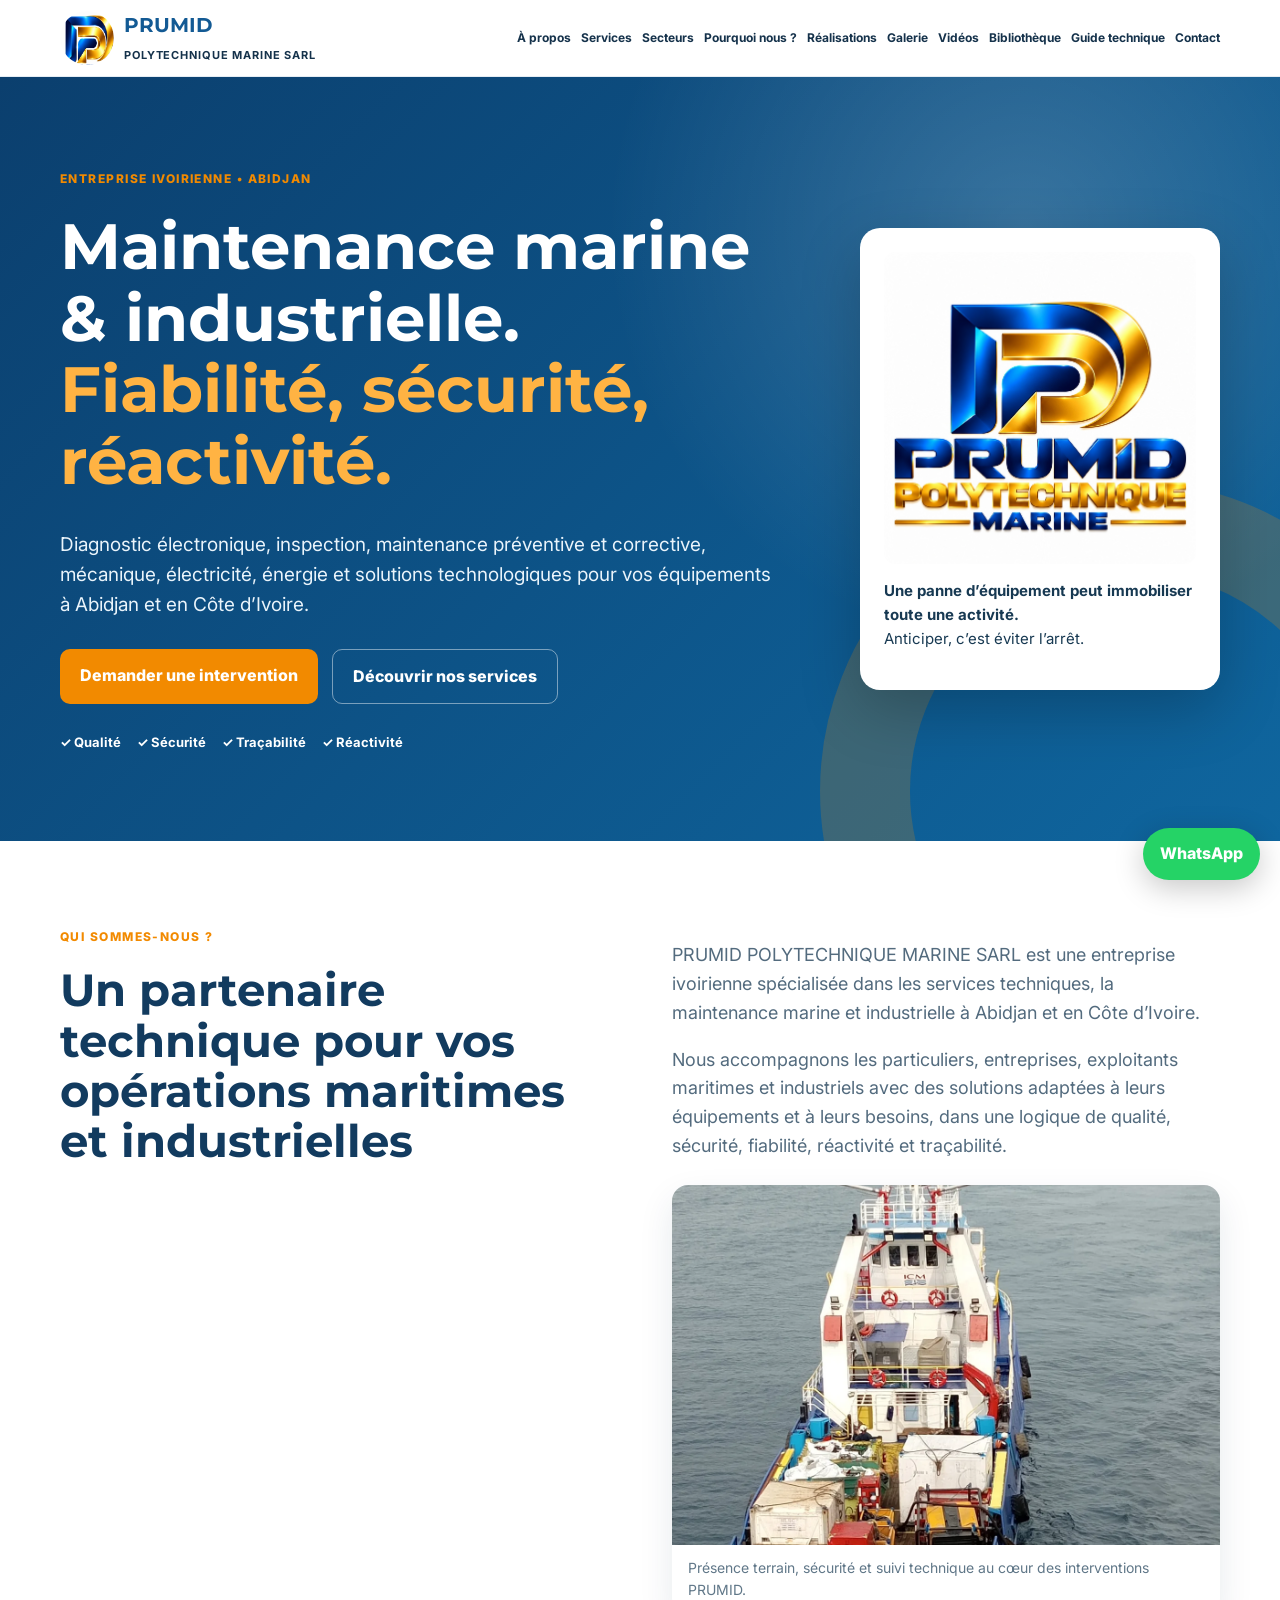
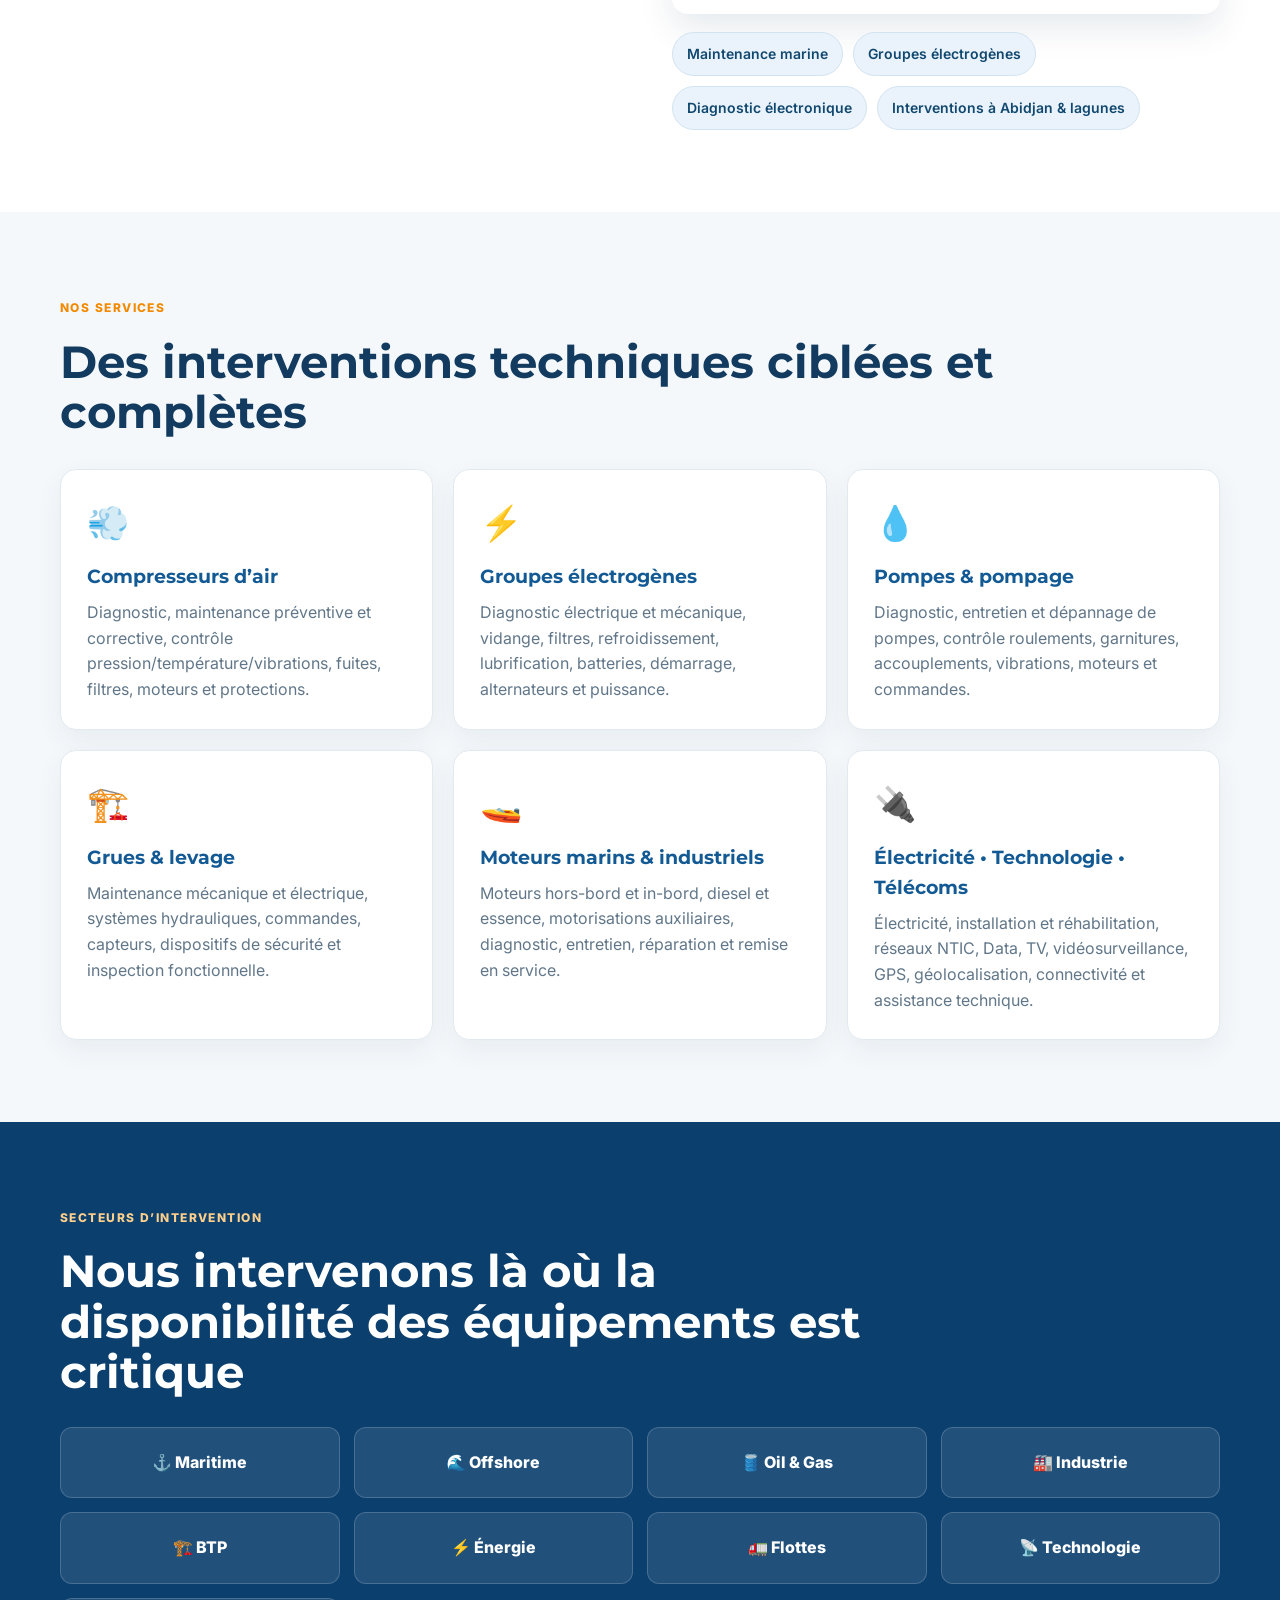
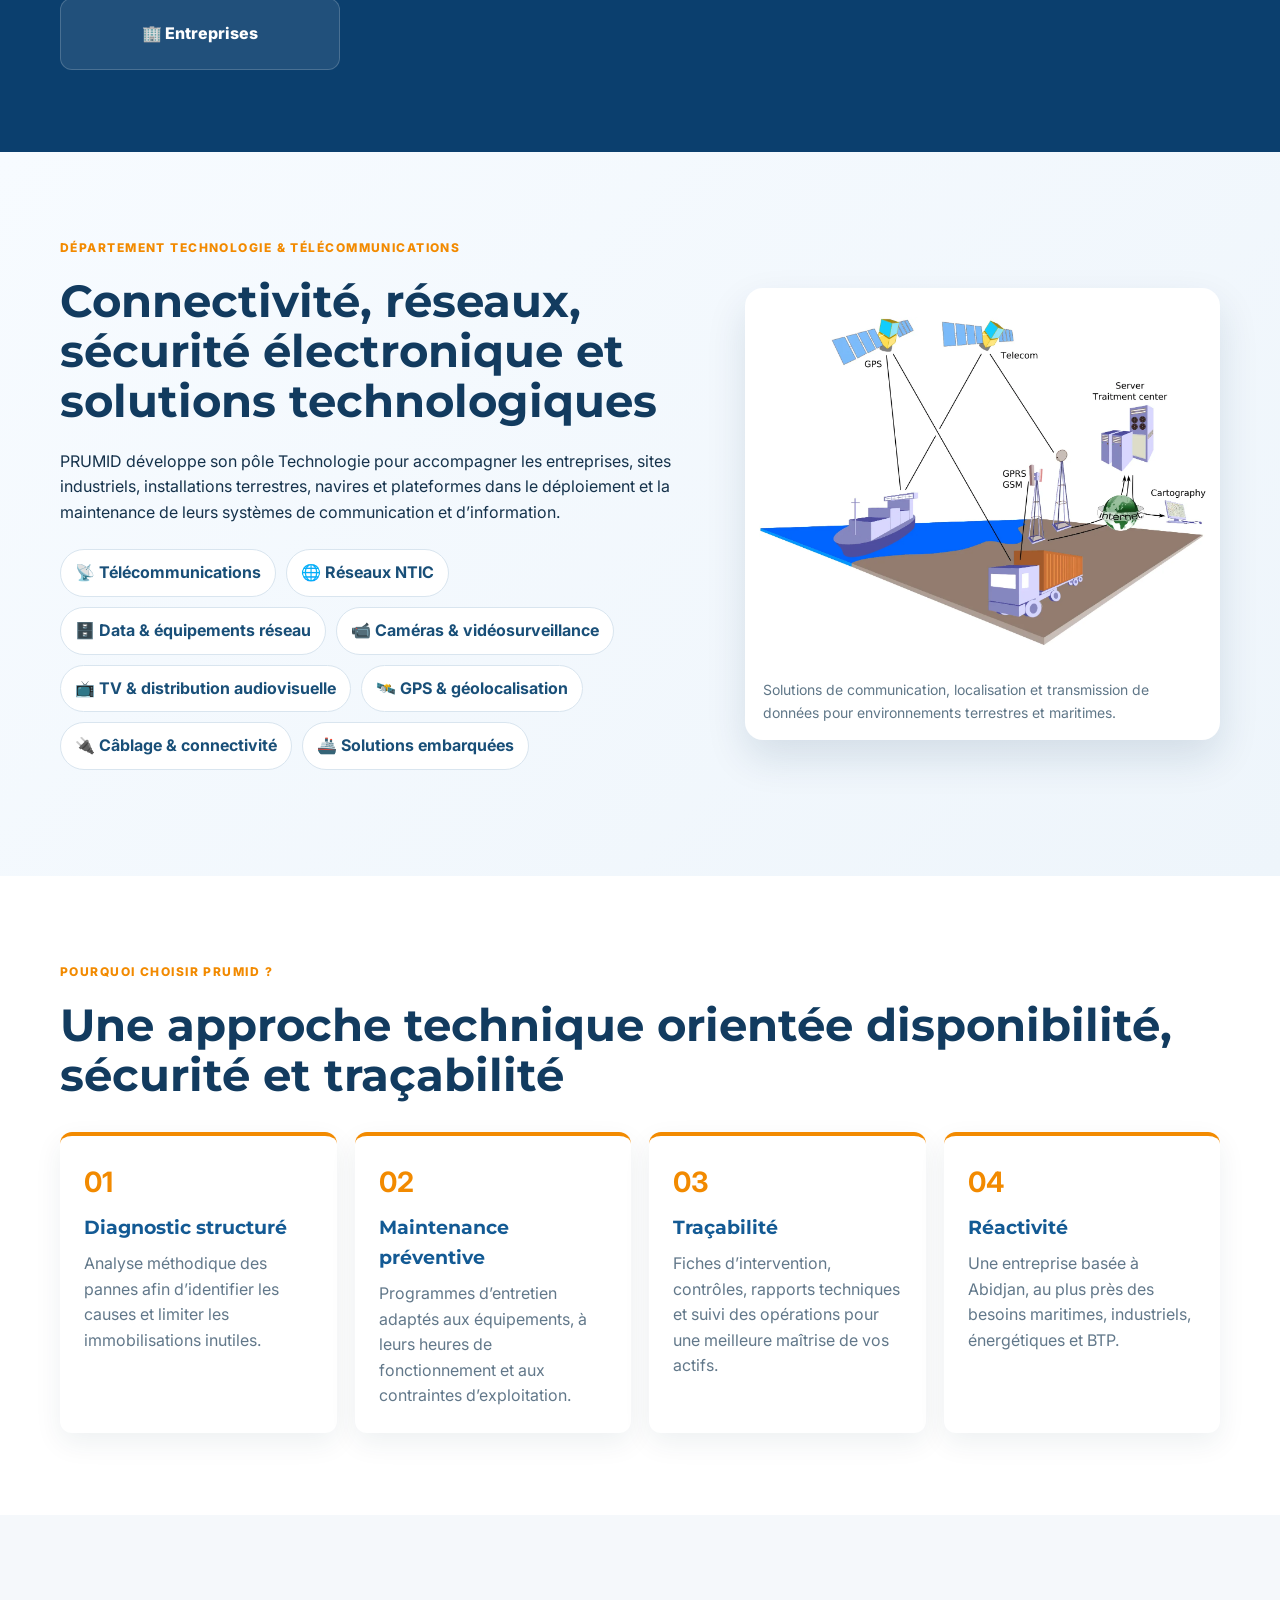
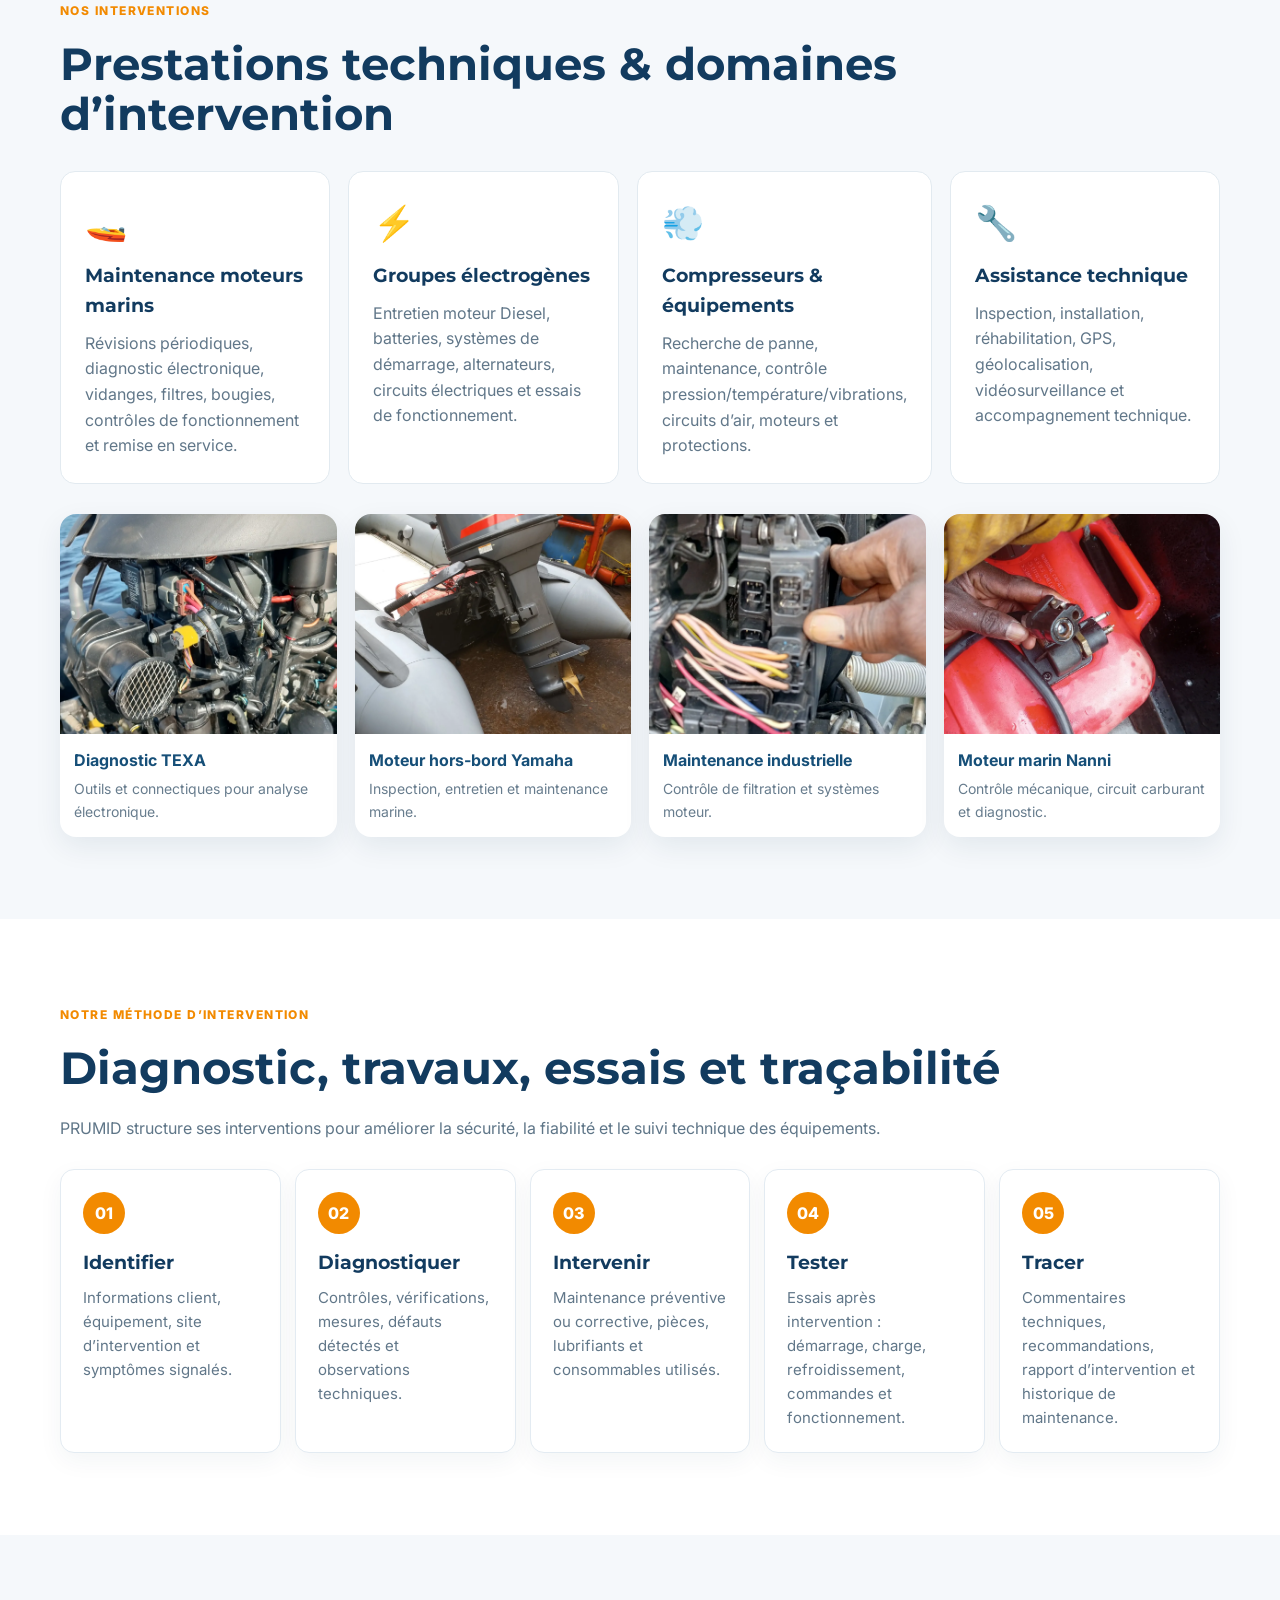
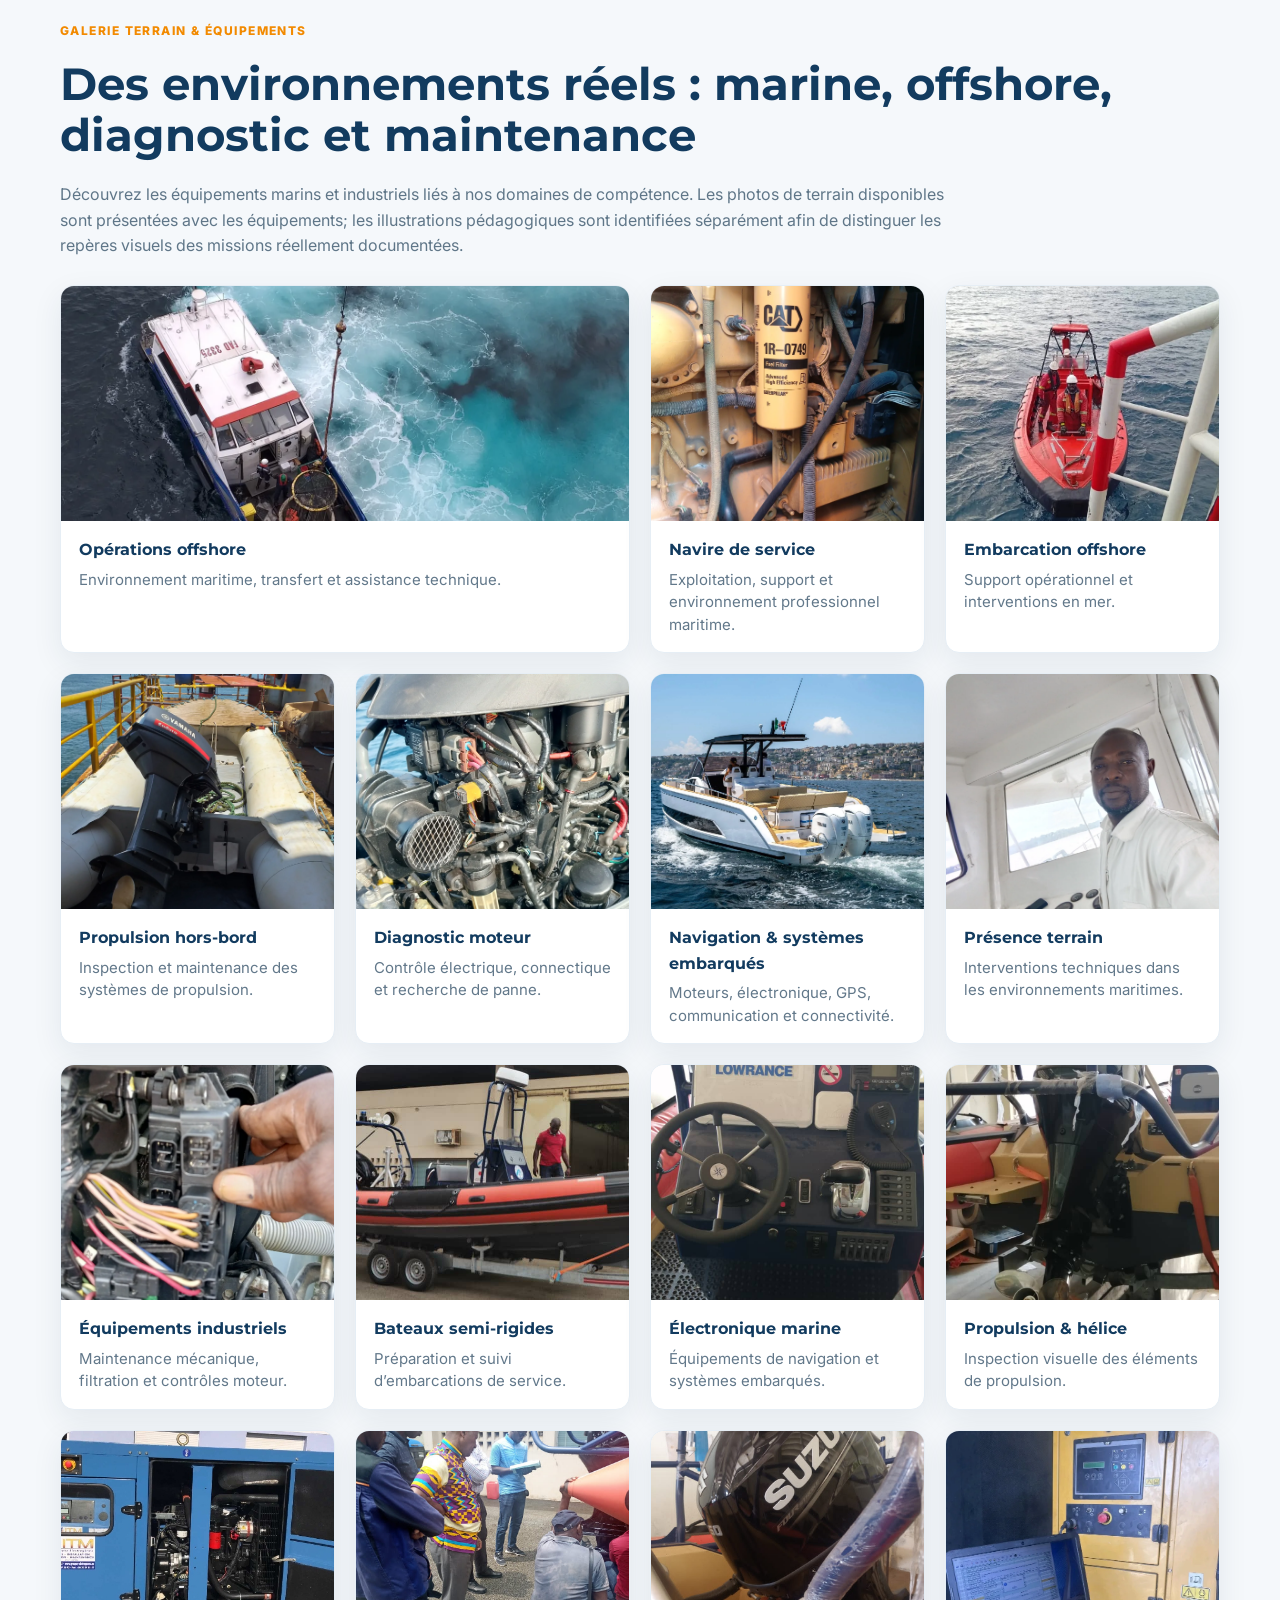
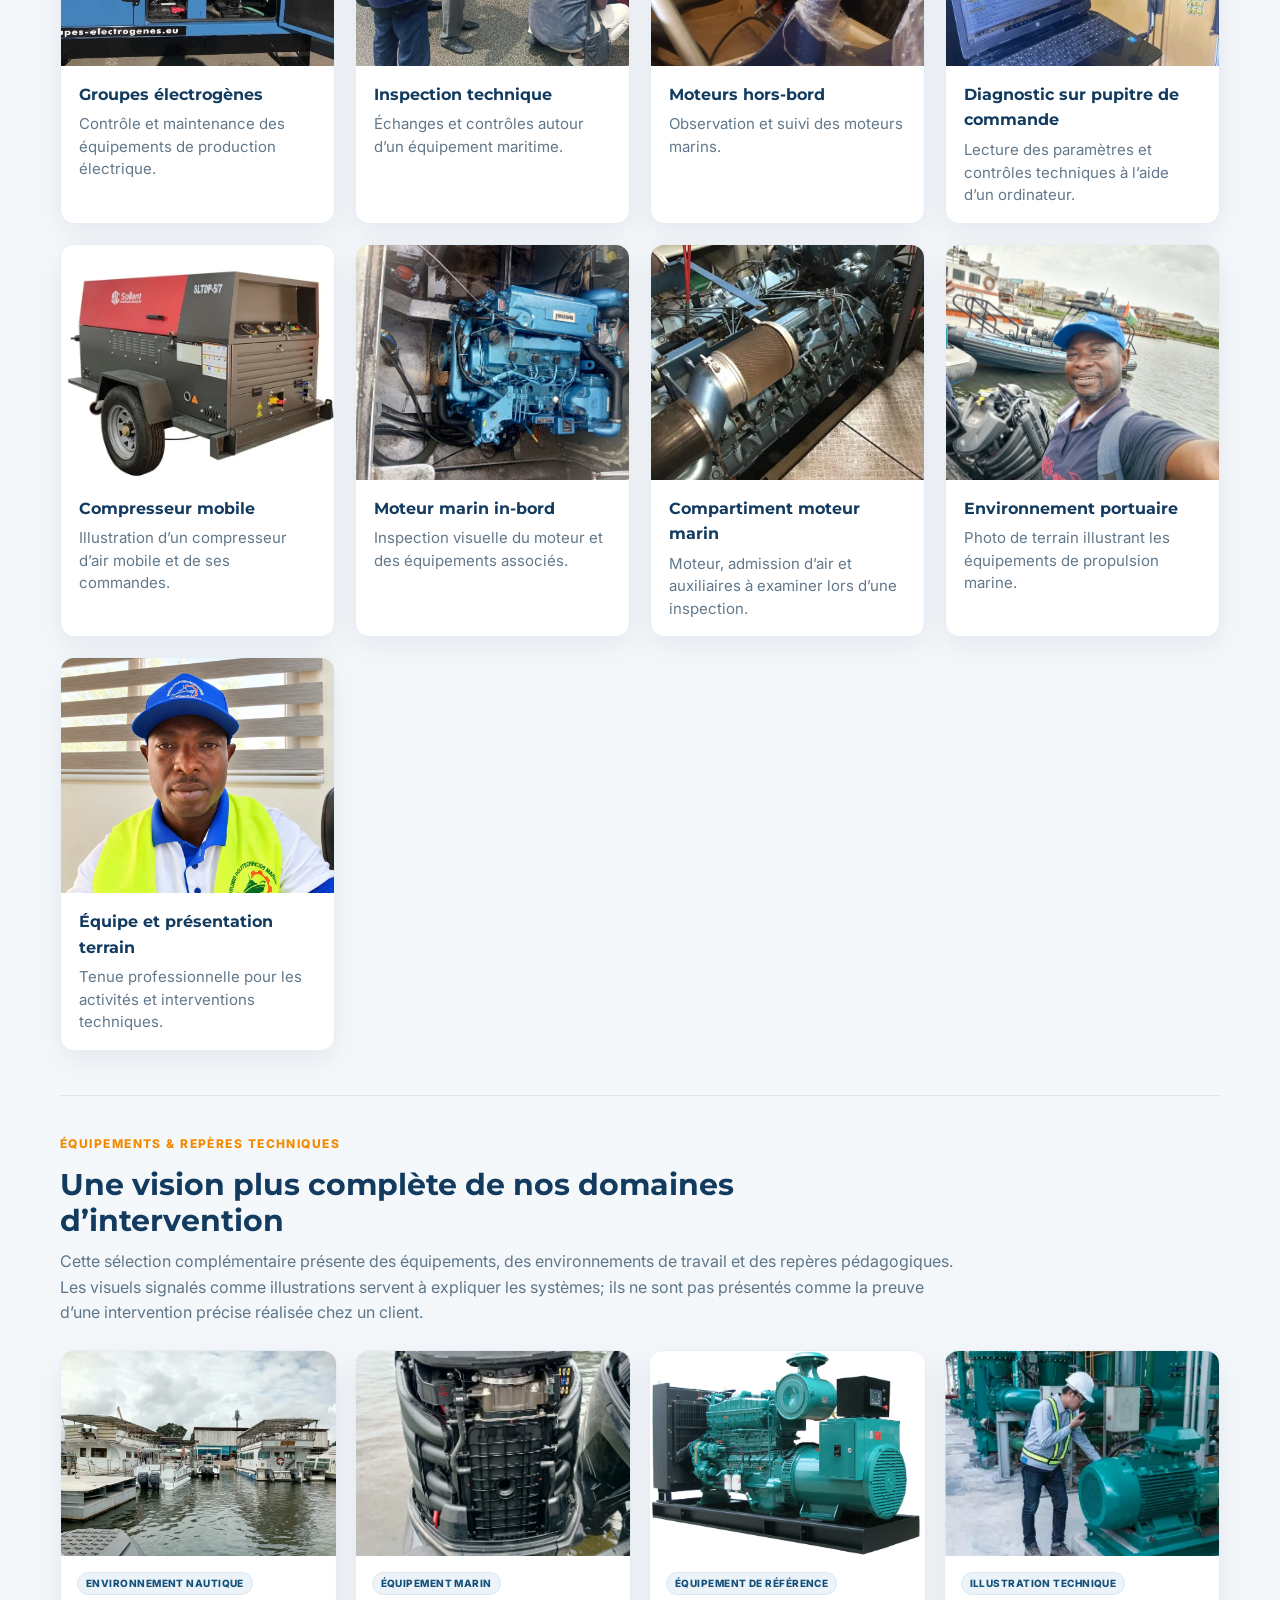
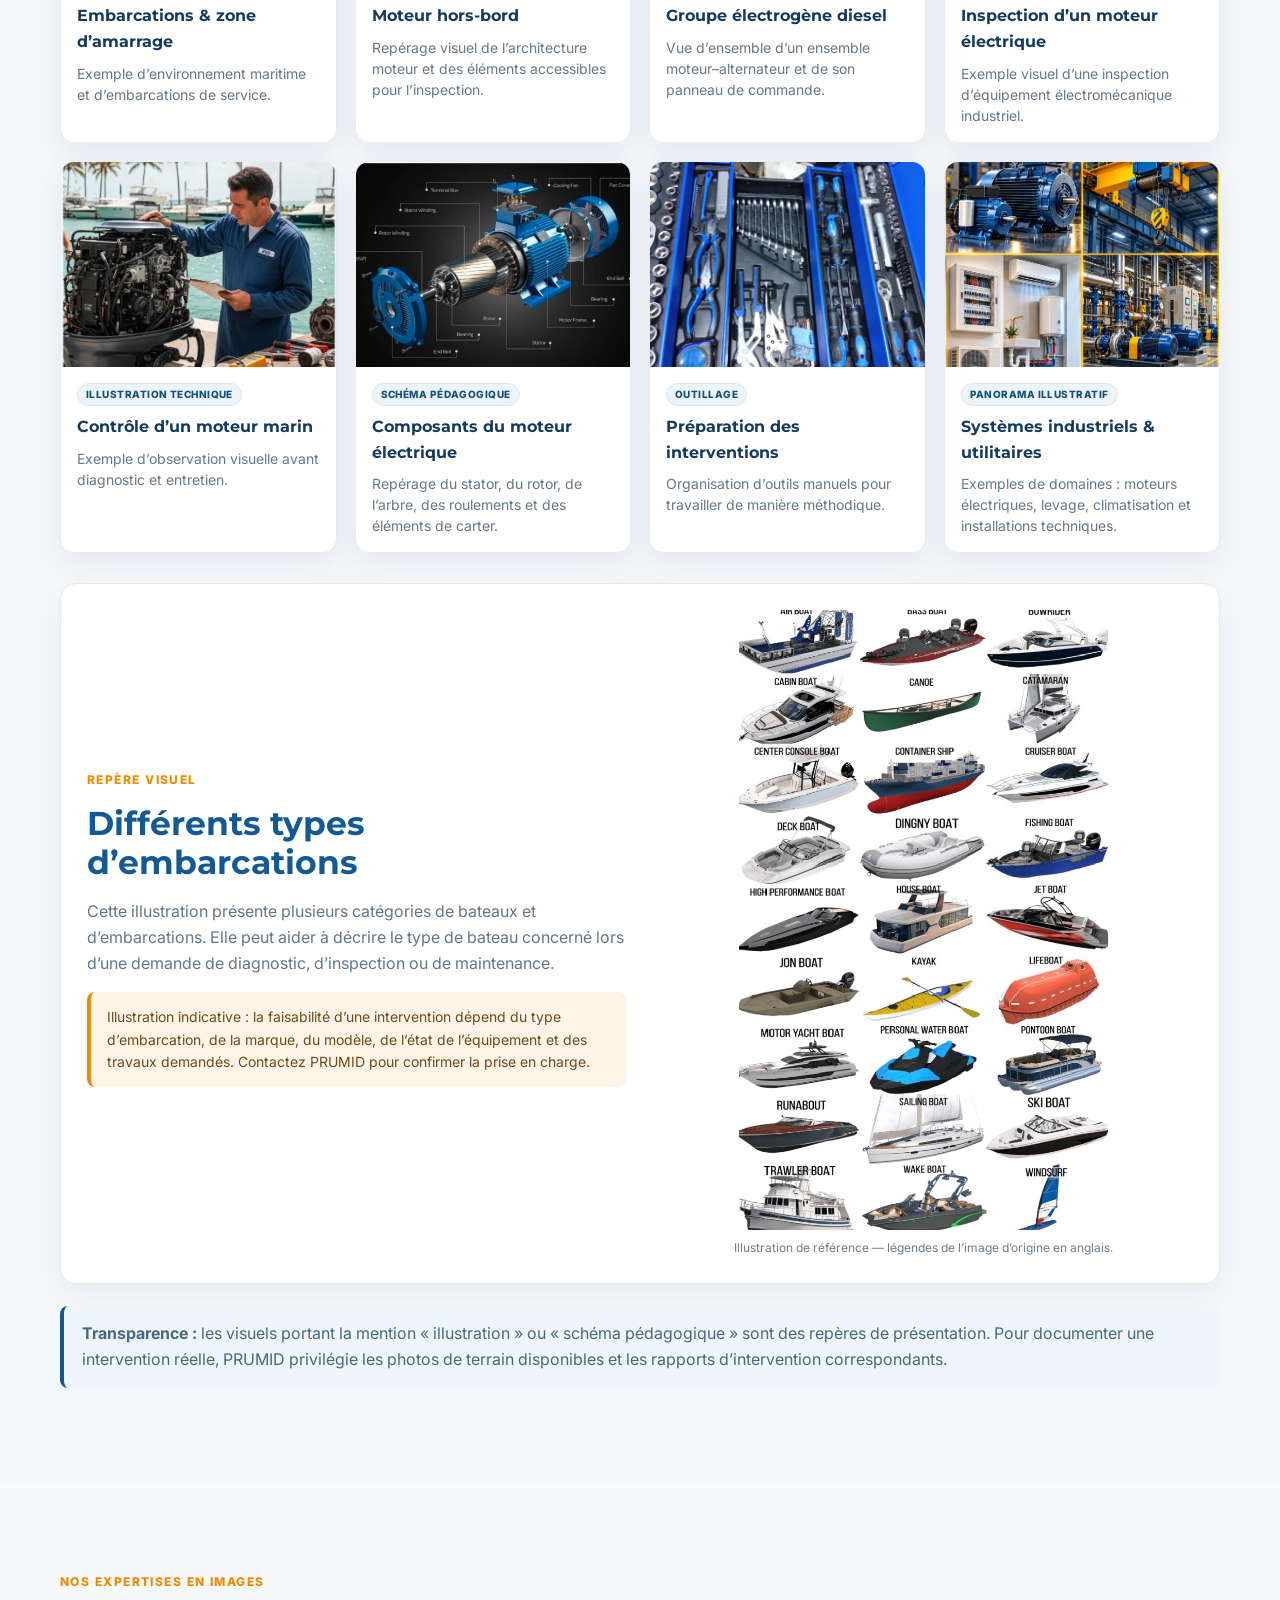
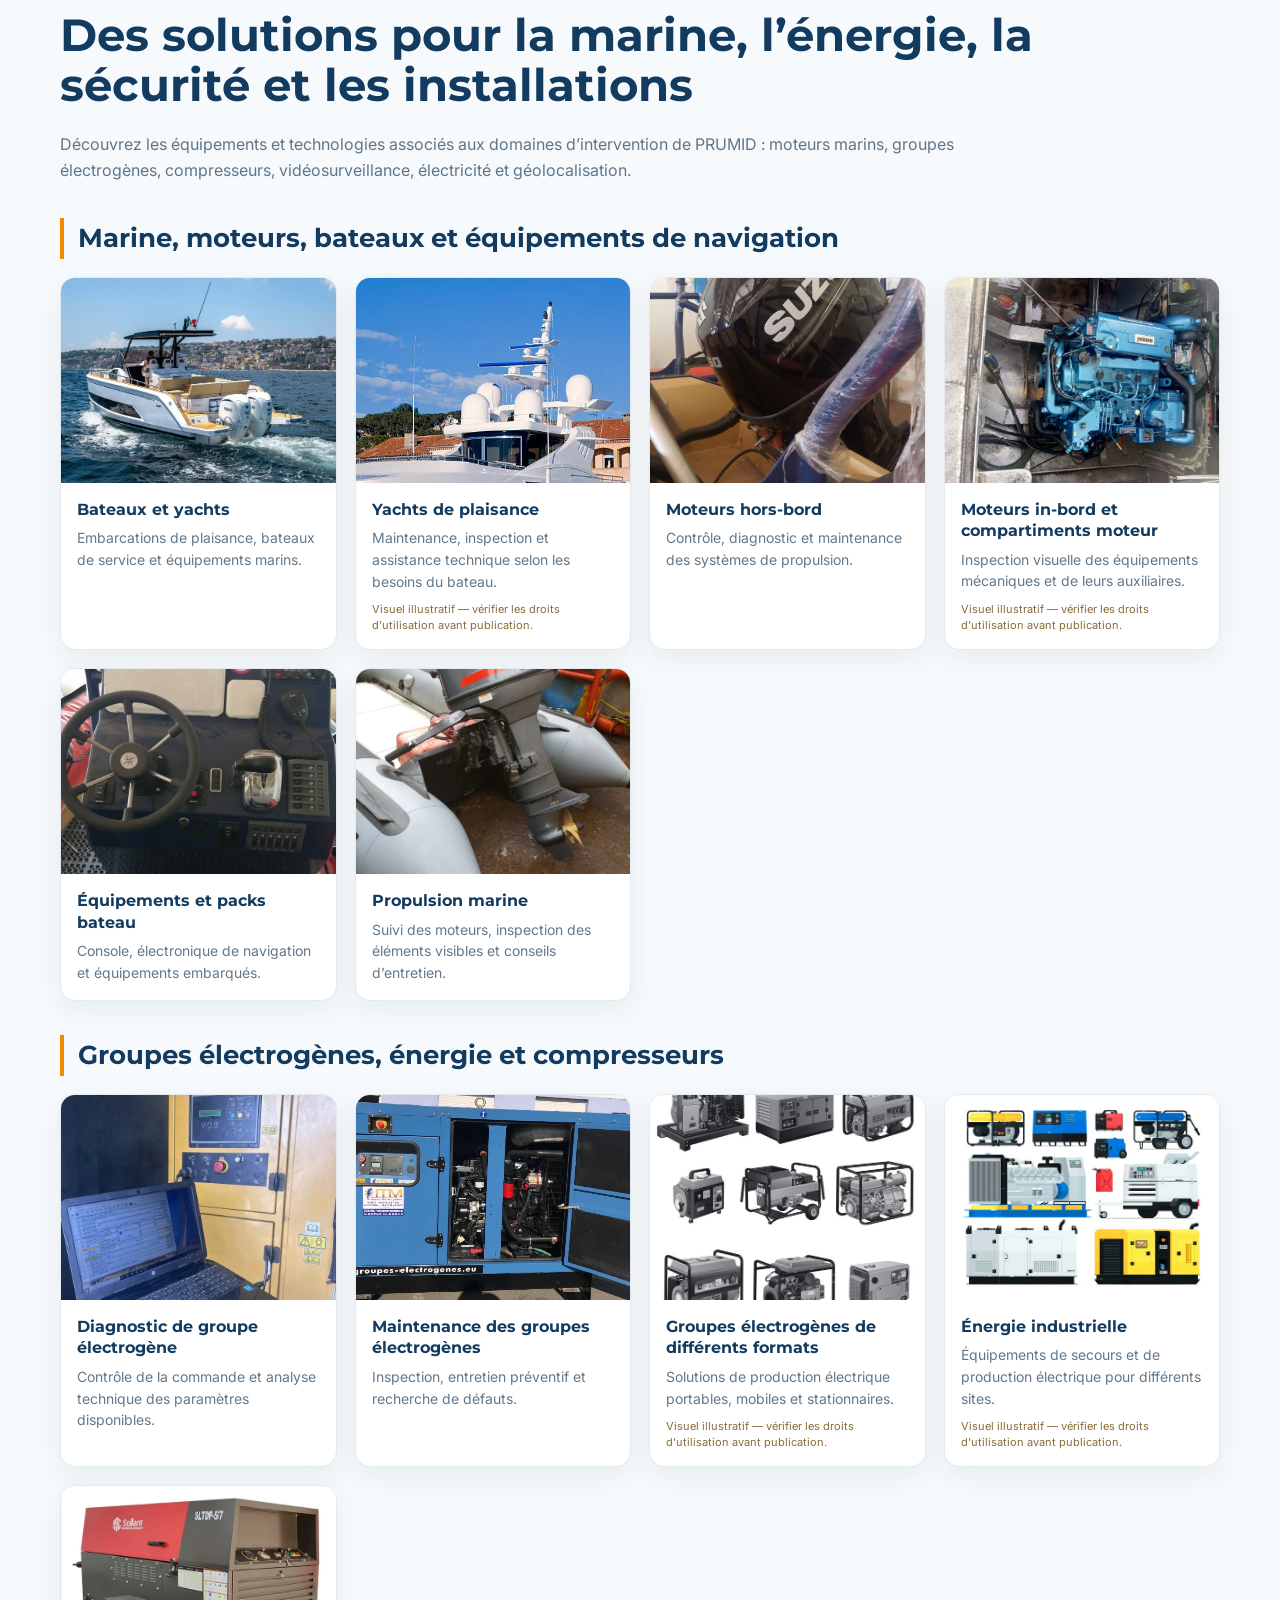
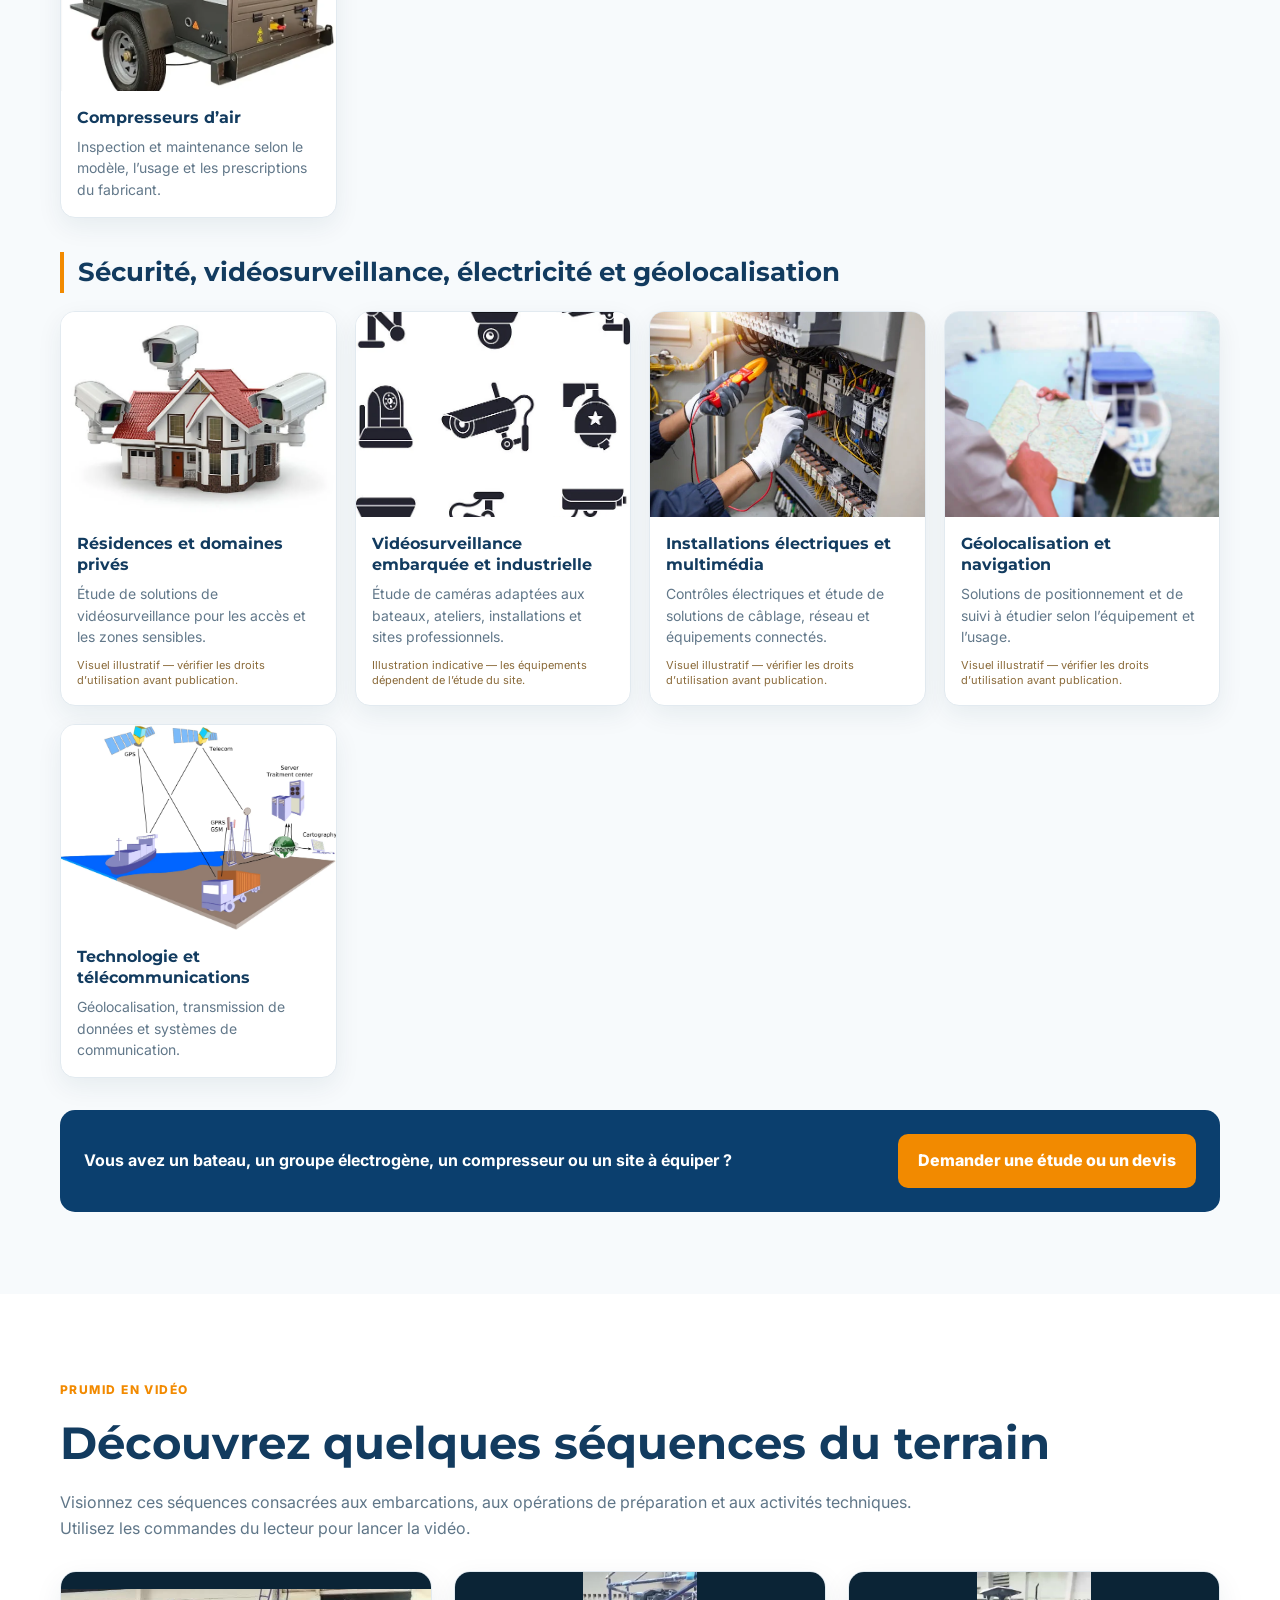
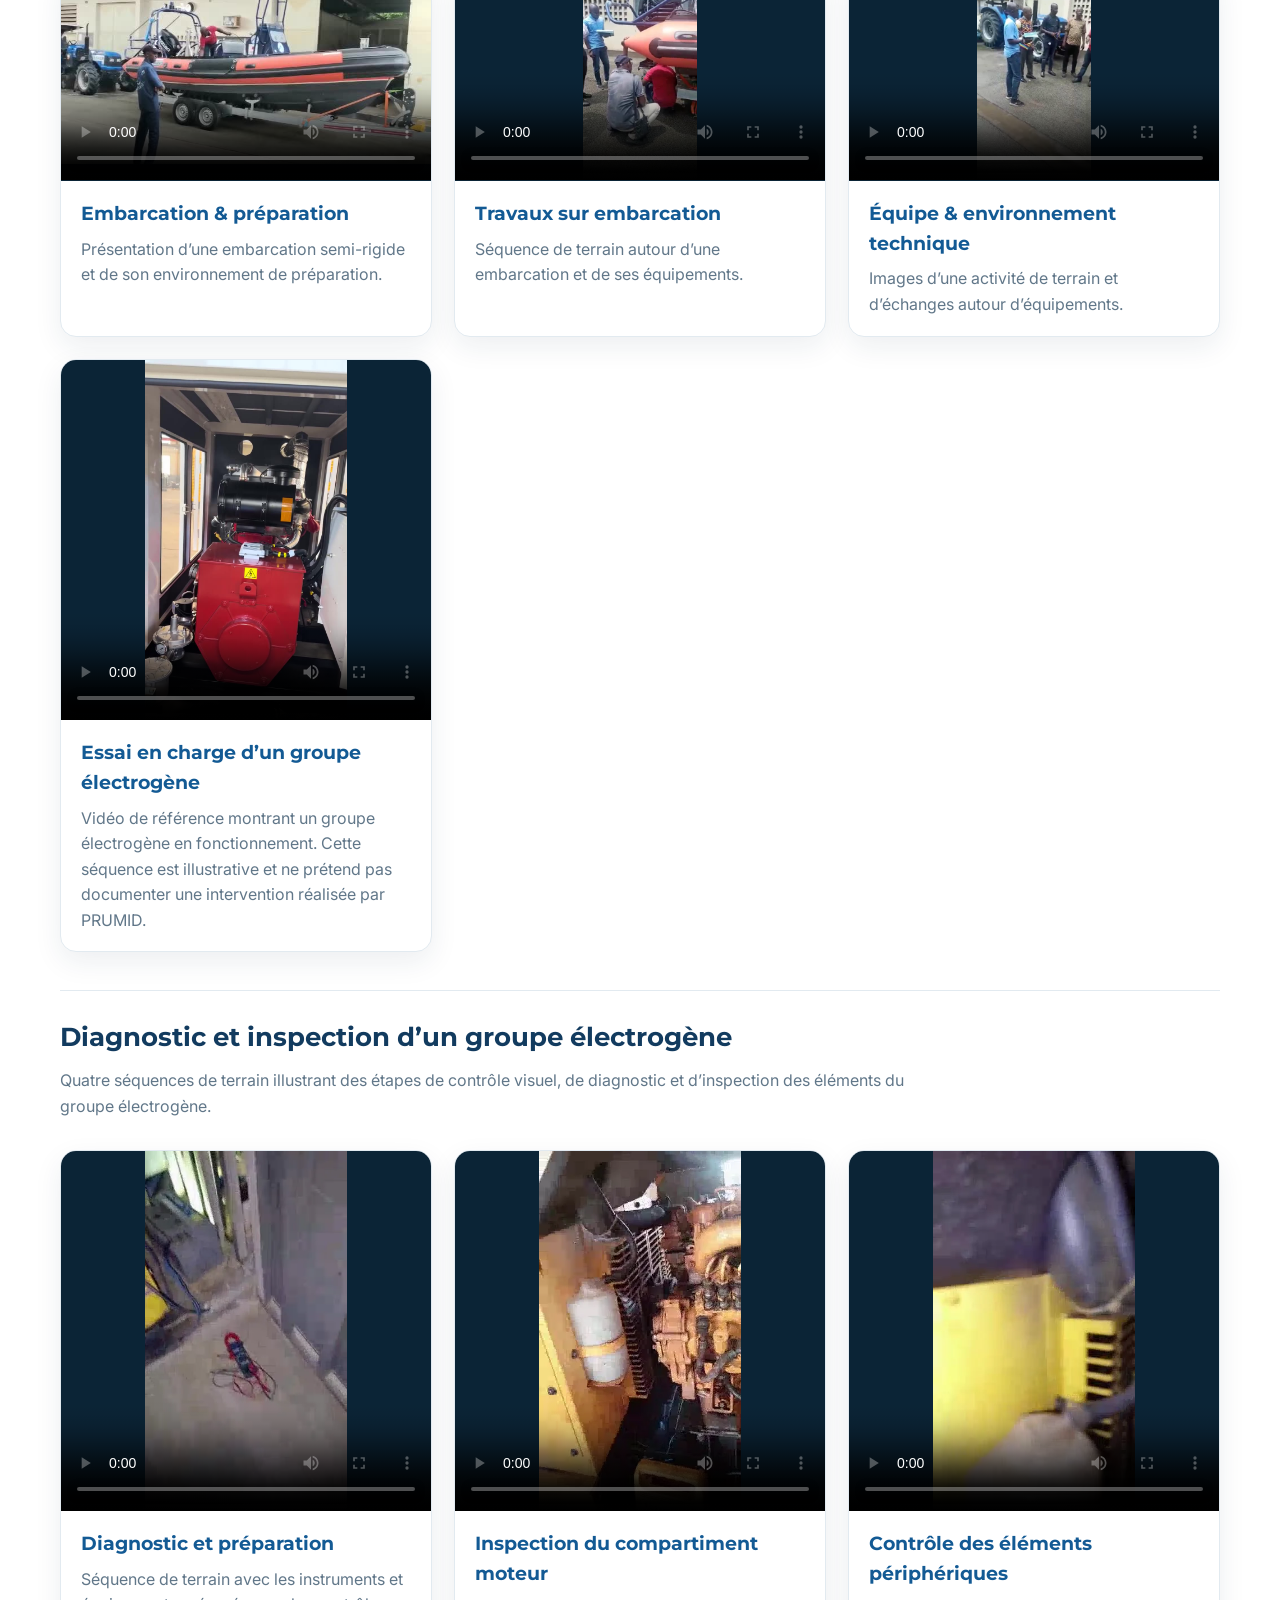
<file: index.html>
<!doctype html>
<html lang="fr">
<head>
  <meta charset="utf-8">
  <meta name="viewport" content="width=device-width, initial-scale=1">
  <meta name="description" content="PRUMID POLYTECHNIQUE MARINE SARL à Abidjan : maintenance marine et industrielle, diagnostic moteur bateau, groupes électrogènes, pompes, compresseurs, électricité, GPS, télécommunications, réseaux NTIC, Data, vidéosurveillance et assistance technique en Côte d’Ivoire.">
  <meta name="keywords" content="maintenance marine Abidjan, diagnostic moteur bateau Abidjan, réparation moteur hors-bord Côte d’Ivoire, maintenance groupe électrogène Abidjan, maintenance industrielle Côte d’Ivoire, télécommunications Abidjan, réseau NTIC, vidéosurveillance Abidjan, Data, GPS, PRUMID POLYTECHNIQUE MARINE SARL, offshore, Oil & Gas">
  <meta name="theme-color" content="#0f4f87">

  <meta property="og:title" content="PRUMID POLYTECHNIQUE MARINE SARL">
  <meta property="og:description" content="Maintenance marine et industrielle, diagnostic électronique, électricité, mécanique, technologie, télécommunications et assistance technique à Abidjan et en Côte d’Ivoire.">
  <meta property="og:type" content="website">
  <meta property="og:url" content="https://prumid-polytechnique-marine.github.io/prumid-polytechnique-marine/">
  <meta property="og:image" content="https://prumid-polytechnique-marine.github.io/prumid-polytechnique-marine/logo-prumid.jpg">
  <link rel="canonical" href="https://prumid-polytechnique-marine.github.io/prumid-polytechnique-marine/">

  <title>PRUMID POLYTECHNIQUE MARINE SARL | Maintenance marine & industrielle à Abidjan</title>
  <link rel="preconnect" href="https://fonts.googleapis.com">
  <link rel="preconnect" href="https://fonts.gstatic.com" crossorigin>
  <link href="https://fonts.googleapis.com/css2?family=Inter:wght@400;500;600;700;800&family=Montserrat:wght@700;800&display=swap" rel="stylesheet">
  <link rel="stylesheet" href="styles.css">
  <script type="application/ld+json">
{
  "@context": "https://schema.org",
  "@type": "ProfessionalService",
  "name": "PRUMID POLYTECHNIQUE MARINE SARL",
  "url": "https://prumid-polytechnique-marine.github.io/prumid-polytechnique-marine/",
  "logo": "https://prumid-polytechnique-marine.github.io/prumid-polytechnique-marine/logo-prumid.jpg",
  "email": "prumidpolytechniquemarine@gmail.com",
  "telephone": [
    "+2250102024984",
    "+2250759072984"
  ],
  "address": {
    "@type": "PostalAddress",
    "addressLocality": "Abidjan",
    "addressCountry": "CI",
    "postalCode": "21 BP 729 Abidjan 21"
  },
  "areaServed": [
    "Abidjan",
    "Côte d'Ivoire"
  ],
  "description": "Maintenance marine et industrielle, diagnostic électronique, moteurs marins, groupes électrogènes, pompes, compresseurs, électricité, GPS, vidéosurveillance et assistance technique."
}
  </script>
</head>
<body>
  <header class="site-header">
    <div class="container nav-wrap">
      <a class="brand" href="#accueil" aria-label="Accueil PRUMID">
        <img src="logo-prumid-embleme.jpg" alt="Emblème PRUMID bleu et or">
        <div>
          <strong>PRUMID</strong>
          <span>POLYTECHNIQUE MARINE SARL</span>
        </div>
      </a>
      <button class="menu-btn" aria-label="Ouvrir le menu" aria-expanded="false">☰</button>
      <nav class="nav" aria-label="Navigation principale">
        <a href="#apropos">À propos</a>
        <a href="#services">Services</a>
        <a href="#secteurs">Secteurs</a>
        <a href="#pourquoi">Pourquoi nous ?</a>
        <a href="#realisations">Réalisations</a>
        <a href="#galerie">Galerie</a>
        <a href="#videos">Vidéos</a>
        <a href="bibliotheque-technique.html">Bibliothèque</a>
        <a href="documents/PRUMID_Guide_Technique_Groupe_Electrogene_2026.pdf" target="_blank" rel="noopener">Guide technique</a>
        <a href="#contact">Contact</a>
      </nav>
    </div>
  </header>

  <main>
    <section id="accueil" class="hero">
      <div class="hero-overlay"></div>
      <div class="container hero-grid">
        <div class="hero-copy">
          <span class="eyebrow">Entreprise ivoirienne • Abidjan</span>
          <h1>Maintenance marine & industrielle.<br><span>Fiabilité, sécurité, réactivité.</span></h1>
          <p>Diagnostic électronique, inspection, maintenance préventive et corrective, mécanique, électricité, énergie et solutions technologiques pour vos équipements à Abidjan et en Côte d’Ivoire.</p>
          <div class="hero-actions">
            <a class="btn primary" href="https://wa.me/2250102024984?text=Bonjour%20PRUMID%20%F0%9F%91%8B%F0%9F%8F%BE%0AJe%20souhaite%20demander%20une%20intervention.%0A%0ANom%20%2F%20Entreprise%20%3A%20%0ASecteur%20%2F%20D%C3%A9partement%20%3A%20%0AType%20d%E2%80%99%C3%A9quipement%20%2F%20embarcation%20%3A%20%0AMarque%20%2F%20mod%C3%A8le%20%3A%20%0AProbl%C3%A8me%20rencontr%C3%A9%20%3A%20%0ALocalisation%20%3A%20%0ANiveau%20d%E2%80%99urgence%20%3A%20%0A%0AJe%20peux%20transmettre%20des%20photos%20ou%20vid%C3%A9os%20si%20n%C3%A9cessaire." target="_blank" rel="noopener">Demander une intervention</a>
            <a class="btn secondary" href="#services">Découvrir nos services</a>
          </div>
          <div class="hero-badges">
            <span>✓ Qualité</span><span>✓ Sécurité</span><span>✓ Traçabilité</span><span>✓ Réactivité</span>
          </div>
        </div>
        <div class="hero-card">
          <img src="logo-prumid.jpg" alt="PRUMID POLYTECHNIQUE MARINE SARL">
          <p><strong>Une panne d’équipement peut immobiliser toute une activité.</strong><br>Anticiper, c’est éviter l’arrêt.</p>
        </div>
      </div>
    </section>

    <section id="apropos" class="section">
      <div class="container split">
        <div>
          <span class="section-kicker">Qui sommes-nous ?</span>
          <h2>Un partenaire technique pour vos opérations maritimes et industrielles</h2>
        </div>
        <div class="lead">
          <p>PRUMID POLYTECHNIQUE MARINE SARL est une entreprise ivoirienne spécialisée dans les services techniques, la maintenance marine et industrielle à Abidjan et en Côte d’Ivoire.</p>
          <p>Nous accompagnons les particuliers, entreprises, exploitants maritimes et industriels avec des solutions adaptées à leurs équipements et à leurs besoins, dans une logique de qualité, sécurité, fiabilité, réactivité et traçabilité.</p>
          <figure class="about-photo">
            <img src="prumid-responsable-terrain.webp" alt="Professionnel PRUMID en tenue de sécurité lors d’une activité technique">
            <figcaption>Présence terrain, sécurité et suivi technique au cœur des interventions PRUMID.</figcaption>
          </figure>
          <div class="mini-points">
            <span>Maintenance marine</span>
            <span>Groupes électrogènes</span>
            <span>Diagnostic électronique</span>
            <span>Interventions à Abidjan & lagunes</span>
          </div>

        </div>
      </div>
    </section>

    <section id="services" class="section alt">
      <div class="container">
        <span class="section-kicker">Nos services</span>
        <h2>Des interventions techniques ciblées et complètes</h2>
        <div class="cards">
          <article class="card">
            <div class="icon">💨</div>
            <h3>Compresseurs d’air</h3>
            <p>Diagnostic, maintenance préventive et corrective, contrôle pression/température/vibrations, fuites, filtres, moteurs et protections.</p>
          </article>
          <article class="card">
            <div class="icon">⚡</div>
            <h3>Groupes électrogènes</h3>
            <p>Diagnostic électrique et mécanique, vidange, filtres, refroidissement, lubrification, batteries, démarrage, alternateurs et puissance.</p>
          </article>
          <article class="card">
            <div class="icon">💧</div>
            <h3>Pompes & pompage</h3>
            <p>Diagnostic, entretien et dépannage de pompes, contrôle roulements, garnitures, accouplements, vibrations, moteurs et commandes.</p>
          </article>
          <article class="card">
            <div class="icon">🏗️</div>
            <h3>Grues & levage</h3>
            <p>Maintenance mécanique et électrique, systèmes hydrauliques, commandes, capteurs, dispositifs de sécurité et inspection fonctionnelle.</p>
          </article>
          <article class="card">
            <div class="icon">🚤</div>
            <h3>Moteurs marins & industriels</h3>
            <p>Moteurs hors-bord et in-bord, diesel et essence, motorisations auxiliaires, diagnostic, entretien, réparation et remise en service.</p>
          </article>
          <article class="card">
            <div class="icon">🔌</div>
            <h3>Électricité • Technologie • Télécoms</h3>
            <p>Électricité, installation et réhabilitation, réseaux NTIC, Data, TV, vidéosurveillance, GPS, géolocalisation, connectivité et assistance technique.</p>
          </article>
        </div>
      </div>
    </section>

    <section id="secteurs" class="section dark">
      <div class="container">
        <span class="section-kicker light">Secteurs d’intervention</span>
        <h2>Nous intervenons là où la disponibilité des équipements est critique</h2>
        <div class="sector-grid">
          <div>⚓ Maritime</div>
          <div>🌊 Offshore</div>
          <div>🛢️ Oil & Gas</div>
          <div>🏭 Industrie</div>
          <div>🏗️ BTP</div>
          <div>⚡ Énergie</div>
          <div>🚛 Flottes</div>
          <div>📡 Technologie</div>
          <div>🏢 Entreprises</div>
        </div>
      </div>
    </section>



    <section id="technologie" class="section technology-section">
      <div class="container technology-grid">
        <div class="technology-copy">
          <span class="section-kicker">Département Technologie & Télécommunications</span>
          <h2>Connectivité, réseaux, sécurité électronique et solutions technologiques</h2>
          <p>PRUMID développe son pôle Technologie pour accompagner les entreprises, sites industriels, installations terrestres, navires et plateformes dans le déploiement et la maintenance de leurs systèmes de communication et d’information.</p>
          <div class="tech-tags">
            <span>📡 Télécommunications</span>
            <span>🌐 Réseaux NTIC</span>
            <span>🗄️ Data & équipements réseau</span>
            <span>📹 Caméras & vidéosurveillance</span>
            <span>📺 TV & distribution audiovisuelle</span>
            <span>🛰️ GPS & géolocalisation</span>
            <span>🔌 Câblage & connectivité</span>
            <span>🚢 Solutions embarquées</span>
          </div>
        </div>
        <figure class="technology-visual">
          <img src="prumid-geolocalisation-telecom.webp" alt="Schéma de télécommunications, GPS, réseau et géolocalisation pour solutions technologiques PRUMID">
          <figcaption>Solutions de communication, localisation et transmission de données pour environnements terrestres et maritimes.</figcaption>
        </figure>
      </div>
    </section>

    <section id="pourquoi" class="section">
      <div class="container">
        <span class="section-kicker">Pourquoi choisir PRUMID ?</span>
        <h2>Une approche technique orientée disponibilité, sécurité et traçabilité</h2>
        <div class="why-grid">
          <div class="why-item"><strong>01</strong><h3>Diagnostic structuré</h3><p>Analyse méthodique des pannes afin d’identifier les causes et limiter les immobilisations inutiles.</p></div>
          <div class="why-item"><strong>02</strong><h3>Maintenance préventive</h3><p>Programmes d’entretien adaptés aux équipements, à leurs heures de fonctionnement et aux contraintes d’exploitation.</p></div>
          <div class="why-item"><strong>03</strong><h3>Traçabilité</h3><p>Fiches d’intervention, contrôles, rapports techniques et suivi des opérations pour une meilleure maîtrise de vos actifs.</p></div>
          <div class="why-item"><strong>04</strong><h3>Réactivité</h3><p>Une entreprise basée à Abidjan, au plus près des besoins maritimes, industriels, énergétiques et BTP.</p></div>
        </div>
      </div>
    </section>

    <section id="realisations" class="section alt">
      <div class="container">
        <span class="section-kicker">Nos interventions</span>
        <h2>Prestations techniques & domaines d’intervention</h2>
        <div class="project-grid">
          <article class="project-card"><span>🚤</span><h3>Maintenance moteurs marins</h3><p>Révisions périodiques, diagnostic électronique, vidanges, filtres, bougies, contrôles de fonctionnement et remise en service.</p></article>
          <article class="project-card"><span>⚡</span><h3>Groupes électrogènes</h3><p>Entretien moteur Diesel, batteries, systèmes de démarrage, alternateurs, circuits électriques et essais de fonctionnement.</p></article>
          <article class="project-card"><span>💨</span><h3>Compresseurs & équipements</h3><p>Recherche de panne, maintenance, contrôle pression/température/vibrations, circuits d’air, moteurs et protections.</p></article>
          <article class="project-card"><span>🔧</span><h3>Assistance technique</h3><p>Inspection, installation, réhabilitation, GPS, géolocalisation, vidéosurveillance et accompagnement technique.</p></article>
        </div>
        <div class="evidence-grid">
          <figure><img src="prumid-diagnostic-texa.webp" alt="Valise de diagnostic électronique TEXA pour moteurs marins"><figcaption><strong>Diagnostic TEXA</strong><span>Outils et connectiques pour analyse électronique.</span></figcaption></figure>
          <figure><img src="prumid-moteur-yamaha-enduro.webp" alt="Moteur hors-bord Yamaha Enduro sur embarcation"><figcaption><strong>Moteur hors-bord Yamaha</strong><span>Inspection, entretien et maintenance marine.</span></figcaption></figure>
          <figure><img src="prumid-cat-maintenance.webp" alt="Filtre carburant Caterpillar sur équipement industriel"><figcaption><strong>Maintenance industrielle</strong><span>Contrôle de filtration et systèmes moteur.</span></figcaption></figure>
          <figure><img src="prumid-moteur-nanni.webp" alt="Moteur marin Nanni en inspection"><figcaption><strong>Moteur marin Nanni</strong><span>Contrôle mécanique, circuit carburant et diagnostic.</span></figcaption></figure>
        </div>
      </div>
    </section>


    <section id="methode" class="section">
      <div class="container">
        <span class="section-kicker">Notre méthode d’intervention</span>
        <h2>Diagnostic, travaux, essais et traçabilité</h2>
        <p class="method-intro">PRUMID structure ses interventions pour améliorer la sécurité, la fiabilité et le suivi technique des équipements.</p>
        <div class="method-grid">
          <article><span>01</span><h3>Identifier</h3><p>Informations client, équipement, site d’intervention et symptômes signalés.</p></article>
          <article><span>02</span><h3>Diagnostiquer</h3><p>Contrôles, vérifications, mesures, défauts détectés et observations techniques.</p></article>
          <article><span>03</span><h3>Intervenir</h3><p>Maintenance préventive ou corrective, pièces, lubrifiants et consommables utilisés.</p></article>
          <article><span>04</span><h3>Tester</h3><p>Essais après intervention : démarrage, charge, refroidissement, commandes et fonctionnement.</p></article>
          <article><span>05</span><h3>Tracer</h3><p>Commentaires techniques, recommandations, rapport d’intervention et historique de maintenance.</p></article>
        </div>
      </div>
    </section>


    <section id="galerie" class="section alt">
      <div class="container">
        <span class="section-kicker">Galerie terrain & équipements</span>
        <h2>Des environnements réels : marine, offshore, diagnostic et maintenance</h2>
        <p class="gallery-intro">Découvrez les équipements marins et industriels liés à nos domaines de compétence. Les photos de terrain disponibles sont présentées avec les équipements; les illustrations pédagogiques sont identifiées séparément afin de distinguer les repères visuels des missions réellement documentées.</p>
        <div class="gallery-grid gallery-authentic">
          <figure class="gallery-card featured-photo">
            <img src="prumid-offshore-service.webp" alt="Bateau de service offshore à proximité d’une installation maritime">
            <figcaption><strong>Opérations offshore</strong><span>Environnement maritime, transfert et assistance technique.</span></figcaption>
          </figure>
          <figure class="gallery-card">
            <img src="prumid-icm-nautical.webp" alt="Navire de service ICM Nautical II en mer">
            <figcaption><strong>Navire de service</strong><span>Exploitation, support et environnement professionnel maritime.</span></figcaption>
          </figure>
          <figure class="gallery-card">
            <img src="prumid-bateau-offshore.webp" alt="Embarcation de travail rouge en environnement offshore">
            <figcaption><strong>Embarcation offshore</strong><span>Support opérationnel et interventions en mer.</span></figcaption>
          </figure>
          <figure class="gallery-card">
            <img src="prumid-yamaha-embarcation.webp" alt="Moteur Yamaha Enduro installé sur une embarcation pneumatique">
            <figcaption><strong>Propulsion hors-bord</strong><span>Inspection et maintenance des systèmes de propulsion.</span></figcaption>
          </figure>
          <figure class="gallery-card">
            <img src="prumid-diagnostic-moteur.webp" alt="Faisceaux et connecteurs d’un moteur hors-bord lors d’un diagnostic">
            <figcaption><strong>Diagnostic moteur</strong><span>Contrôle électrique, connectique et recherche de panne.</span></figcaption>
          </figure>
          <figure class="gallery-card">
            <img src="prumid-bateau-moderne.webp" alt="Bateau motorisé moderne équipé pour navigation et électronique">
            <figcaption><strong>Navigation & systèmes embarqués</strong><span>Moteurs, électronique, GPS, communication et connectivité.</span></figcaption>
          </figure>
          <figure class="gallery-card">
            <img src="prumid-terrain-marine.webp" alt="Professionnel en environnement marin et technique">
            <figcaption><strong>Présence terrain</strong><span>Interventions techniques dans les environnements maritimes.</span></figcaption>
          </figure>
          <figure class="gallery-card">
            <img src="prumid-cat-maintenance.webp" alt="Équipement Caterpillar avec filtre carburant lors d’une maintenance">
            <figcaption><strong>Équipements industriels</strong><span>Maintenance mécanique, filtration et contrôles moteur.</span></figcaption>
          </figure>
          <figure class="gallery-card">
            <img src="real-bateau-semirigide.jpg" alt="Bateau semi-rigide préparé sur sa remorque">
            <figcaption><strong>Bateaux semi-rigides</strong><span>Préparation et suivi d’embarcations de service.</span></figcaption>
          </figure>
          <figure class="gallery-card">
            <img src="real-console-lowrance.jpg" alt="Console de pilotage équipée d’un écran Lowrance">
            <figcaption><strong>Électronique marine</strong><span>Équipements de navigation et systèmes embarqués.</span></figcaption>
          </figure>
          <figure class="gallery-card">
            <img src="real-embase-helice.jpg" alt="Embase et hélice d’un moteur hors-bord en inspection">
            <figcaption><strong>Propulsion & hélice</strong><span>Inspection visuelle des éléments de propulsion.</span></figcaption>
          </figure>
          <figure class="gallery-card">
            <img src="real-groupe-electrogene.jpg" alt="Groupe électrogène industriel en cours d’inspection">
            <figcaption><strong>Groupes électrogènes</strong><span>Contrôle et maintenance des équipements de production électrique.</span></figcaption>
          </figure>
          <figure class="gallery-card">
            <img src="real-inspection-equipe.jpg" alt="Équipe technique autour d’une embarcation">
            <figcaption><strong>Inspection technique</strong><span>Échanges et contrôles autour d’un équipement maritime.</span></figcaption>
          </figure>
          <figure class="gallery-card">
            <img src="real-moteur-suzuki.jpg" alt="Moteur hors-bord Suzuki sur une embarcation">
            <figcaption><strong>Moteurs hors-bord</strong><span>Observation et suivi des moteurs marins.</span></figcaption>
          </figure>
          <figure class="gallery-card">
            <img src="prumid-photo-diagnostic-pupitre.webp" alt="Pupitre de commande d’un groupe électrogène CAT et ordinateur de diagnostic" loading="lazy">
            <figcaption><strong>Diagnostic sur pupitre de commande</strong><span>Lecture des paramètres et contrôles techniques à l’aide d’un ordinateur.</span></figcaption>
          </figure>
          <figure class="gallery-card">
            <img src="prumid-photo-compresseur-visuel.webp" alt="Compresseur d’air mobile rouge et gris monté sur remorque" loading="lazy">
            <figcaption><strong>Compresseur mobile</strong><span>Illustration d’un compresseur d’air mobile et de ses commandes.</span></figcaption>
          </figure>
          <figure class="gallery-card">
            <img src="prumid-photo-moteur-inbord-bleu.webp" alt="Moteur marin in-bord bleu dans un compartiment de bateau" loading="lazy">
            <figcaption><strong>Moteur marin in-bord</strong><span>Inspection visuelle du moteur et des équipements associés.</span></figcaption>
          </figure>
          <figure class="gallery-card">
            <img src="prumid-photo-compartiment-moteur-marin.webp" alt="Moteur diesel et équipements auxiliaires dans un compartiment marin" loading="lazy">
            <figcaption><strong>Compartiment moteur marin</strong><span>Moteur, admission d’air et auxiliaires à examiner lors d’une inspection.</span></figcaption>
          </figure>
          <figure class="gallery-card">
            <img src="prumid-photo-intervention-portuaire.webp" alt="Technicien près d’un moteur hors-bord dans un environnement portuaire" loading="lazy">
            <figcaption><strong>Environnement portuaire</strong><span>Photo de terrain illustrant les équipements de propulsion marine.</span></figcaption>
          </figure>
          <figure class="gallery-card">
            <img src="prumid-photo-technicien-tenue-prumid.webp" alt="Technicien en tenue de travail PRUMID" loading="lazy">
            <figcaption><strong>Équipe et présentation terrain</strong><span>Tenue professionnelle pour les activités et interventions techniques.</span></figcaption>
          </figure>
        </div>
        <div class="gallery-supplement">
          <div class="gallery-supplement-heading">
            <span class="section-kicker">Équipements & repères techniques</span>
            <h3>Une vision plus complète de nos domaines d’intervention</h3>
            <p>Cette sélection complémentaire présente des équipements, des environnements de travail et des repères pédagogiques. Les visuels signalés comme illustrations servent à expliquer les systèmes; ils ne sont pas présentés comme la preuve d’une intervention précise réalisée chez un client.</p>
          </div>
          <div class="gallery-grid gallery-reference-grid">
            <figure class="gallery-card">
              <img src="assets/formation/environnement-embarcations.webp" alt="Plusieurs embarcations amarrées dans un environnement nautique" loading="lazy">
              <figcaption><small class="visual-label">Environnement nautique</small><strong>Embarcations & zone d’amarrage</strong><span>Exemple d’environnement maritime et d’embarcations de service.</span></figcaption>
            </figure>
            <figure class="gallery-card">
              <img src="assets/formation/moteur-hors-bord.webp" alt="Vue rapprochée d’un moteur marin hors-bord" loading="lazy">
              <figcaption><small class="visual-label">Équipement marin</small><strong>Moteur hors-bord</strong><span>Repérage visuel de l’architecture moteur et des éléments accessibles pour l’inspection.</span></figcaption>
            </figure>
            <figure class="gallery-card">
              <img src="assets/formation/groupe-electrogene-diesel.webp" alt="Groupe électrogène diesel avec moteur, alternateur et panneau de commande" loading="lazy">
              <figcaption><small class="visual-label">Équipement de référence</small><strong>Groupe électrogène diesel</strong><span>Vue d’ensemble d’un ensemble moteur–alternateur et de son panneau de commande.</span></figcaption>
            </figure>
            <figure class="gallery-card">
              <img src="assets/formation/inspection-moteur-electrique.webp" alt="Illustration d’un contrôle visuel de moteur électrique en milieu industriel" loading="lazy">
              <figcaption><small class="visual-label">Illustration technique</small><strong>Inspection d’un moteur électrique</strong><span>Exemple visuel d’une inspection d’équipement électromécanique industriel.</span></figcaption>
            </figure>
            <figure class="gallery-card">
              <img src="assets/formation/intervention-moteur-marin.webp" alt="Illustration d’un technicien examinant un moteur hors-bord" loading="lazy">
              <figcaption><small class="visual-label">Illustration technique</small><strong>Contrôle d’un moteur marin</strong><span>Exemple d’observation visuelle avant diagnostic et entretien.</span></figcaption>
            </figure>
            <figure class="gallery-card">
              <img src="assets/formation/moteur-electrique-composants.webp" alt="Vue éclatée pédagogique des composants d’un moteur électrique" loading="lazy">
              <figcaption><small class="visual-label">Schéma pédagogique</small><strong>Composants du moteur électrique</strong><span>Repérage du stator, du rotor, de l’arbre, des roulements et des éléments de carter.</span></figcaption>
            </figure>
            <figure class="gallery-card">
              <img src="assets/formation/outillage-maintenance.webp" alt="Coffret ouvert d’outils manuels de maintenance" loading="lazy">
              <figcaption><small class="visual-label">Outillage</small><strong>Préparation des interventions</strong><span>Organisation d’outils manuels pour travailler de manière méthodique.</span></figcaption>
            </figure>
            <figure class="gallery-card">
              <img src="assets/formation/systemes-industriels-utilitaires.webp" alt="Panorama illustratif de moteurs électriques, levage, climatisation et installations industrielles" loading="lazy">
              <figcaption><small class="visual-label">Panorama illustratif</small><strong>Systèmes industriels & utilitaires</strong><span>Exemples de domaines : moteurs électriques, levage, climatisation et installations techniques.</span></figcaption>
            </figure>
          </div>
        </div>
        <div class="boat-types-reference">
          <div class="boat-types-copy">
            <span class="section-kicker">Repère visuel</span>
            <h3>Différents types d’embarcations</h3>
            <p>Cette illustration présente plusieurs catégories de bateaux et d’embarcations. Elle peut aider à décrire le type de bateau concerné lors d’une demande de diagnostic, d’inspection ou de maintenance.</p>
            <p class="boat-types-caution">Illustration indicative : la faisabilité d’une intervention dépend du type d’embarcation, de la marque, du modèle, de l’état de l’équipement et des travaux demandés. Contactez PRUMID pour confirmer la prise en charge.</p>
          </div>
          <figure class="boat-types-figure">
            <img src="types-embarcations-reference.jpg" alt="Illustration de différentes catégories de bateaux : bateau de pêche, catamaran, canoë, bateau de plaisance, bateau de service et autres embarcations">
            <figcaption>Illustration de référence — légendes de l’image d’origine en anglais.</figcaption>
          </figure>
        </div>
        <p class="gallery-note"><strong>Transparence :</strong> les visuels portant la mention « illustration » ou « schéma pédagogique » sont des repères de présentation. Pour documenter une intervention réelle, PRUMID privilégie les photos de terrain disponibles et les rapports d’intervention correspondants.</p>
      </div>
    </section>


    <section id="expertises-visuelles" class="section expertise-section">
      <div class="container">
        <span class="section-kicker">Nos expertises en images</span>
        <h2>Des solutions pour la marine, l’énergie, la sécurité et les installations</h2>
        <p class="gallery-intro">Découvrez les équipements et technologies associés aux domaines d’intervention de PRUMID : moteurs marins, groupes électrogènes, compresseurs, vidéosurveillance, électricité et géolocalisation.</p>

        <div class="expertise-group">
          <h3>Marine, moteurs, bateaux et équipements de navigation</h3>
          <div class="expertise-grid">
            <figure class="expertise-card">
              <img src="prumid-bateau-moderne.webp" alt="Bateau de plaisance moderne équipé de moteurs hors-bord" loading="lazy">
              <figcaption><strong>Bateaux et yachts</strong><span>Embarcations de plaisance, bateaux de service et équipements marins.</span></figcaption>
            </figure>
            <figure class="expertise-card">
              <img src="prumid-photo-yacht-plaisance.webp" alt="Yacht de plaisance dans un port" loading="lazy">
              <figcaption><strong>Yachts de plaisance</strong><span>Maintenance, inspection et assistance technique selon les besoins du bateau.</span><small>Visuel illustratif — vérifier les droits d’utilisation avant publication.</small></figcaption>
            </figure>
            <figure class="expertise-card">
              <img src="real-moteur-suzuki.jpg" alt="Moteur marin hors-bord Suzuki" loading="lazy">
              <figcaption><strong>Moteurs hors-bord</strong><span>Contrôle, diagnostic et maintenance des systèmes de propulsion.</span></figcaption>
            </figure>
            <figure class="expertise-card">
              <img src="prumid-photo-moteur-inbord-bleu.webp" alt="Moteur marin in-bord bleu dans un compartiment de bateau" loading="lazy">
              <figcaption><strong>Moteurs in-bord et compartiments moteur</strong><span>Inspection visuelle des équipements mécaniques et de leurs auxiliaires.</span><small>Visuel illustratif — vérifier les droits d’utilisation avant publication.</small></figcaption>
            </figure>
            <figure class="expertise-card">
              <img src="real-console-lowrance.jpg" alt="Console de pilotage et écran électronique de navigation" loading="lazy">
              <figcaption><strong>Équipements et packs bateau</strong><span>Console, électronique de navigation et équipements embarqués.</span></figcaption>
            </figure>
            <figure class="expertise-card">
              <img src="prumid-moteur-yamaha-enduro.webp" alt="Moteur hors-bord Yamaha installé sur une embarcation" loading="lazy">
              <figcaption><strong>Propulsion marine</strong><span>Suivi des moteurs, inspection des éléments visibles et conseils d’entretien.</span></figcaption>
            </figure>
          </div>
        </div>

        <div class="expertise-group">
          <h3>Groupes électrogènes, énergie et compresseurs</h3>
          <div class="expertise-grid">
            <figure class="expertise-card">
              <img src="prumid-photo-diagnostic-pupitre.webp" alt="Pupitre de commande d’un groupe électrogène CAT et ordinateur de diagnostic" loading="lazy">
              <figcaption><strong>Diagnostic de groupe électrogène</strong><span>Contrôle de la commande et analyse technique des paramètres disponibles.</span></figcaption>
            </figure>
            <figure class="expertise-card">
              <img src="real-groupe-electrogene.jpg" alt="Groupe électrogène industriel avec panneau de commande ouvert" loading="lazy">
              <figcaption><strong>Maintenance des groupes électrogènes</strong><span>Inspection, entretien préventif et recherche de défauts.</span></figcaption>
            </figure>
            <figure class="expertise-card">
              <img src="prumid-illustration-groupes-electrogenes.webp" alt="Illustration de plusieurs modèles de groupes électrogènes" loading="lazy">
              <figcaption><strong>Groupes électrogènes de différents formats</strong><span>Solutions de production électrique portables, mobiles et stationnaires.</span><small>Visuel illustratif — vérifier les droits d’utilisation avant publication.</small></figcaption>
            </figure>
            <figure class="expertise-card">
              <img src="prumid-illustration-groupes-electrogenes-industriels.webp" alt="Illustration de groupes électrogènes industriels et mobiles" loading="lazy">
              <figcaption><strong>Énergie industrielle</strong><span>Équipements de secours et de production électrique pour différents sites.</span><small>Visuel illustratif — vérifier les droits d’utilisation avant publication.</small></figcaption>
            </figure>
            <figure class="expertise-card">
              <img src="prumid-photo-compresseur-visuel.webp" alt="Compresseur d’air mobile rouge et gris monté sur remorque" loading="lazy">
              <figcaption><strong>Compresseurs d’air</strong><span>Inspection et maintenance selon le modèle, l’usage et les prescriptions du fabricant.</span></figcaption>
            </figure>
          </div>
        </div>

        <div class="expertise-group">
          <h3>Sécurité, vidéosurveillance, électricité et géolocalisation</h3>
          <div class="expertise-grid">
            <figure class="expertise-card">
              <img src="prumid-photo-videosurveillance-residence.webp" alt="Maison équipée de caméras de vidéosurveillance" loading="lazy">
              <figcaption><strong>Résidences et domaines privés</strong><span>Étude de solutions de vidéosurveillance pour les accès et les zones sensibles.</span><small>Visuel illustratif — vérifier les droits d’utilisation avant publication.</small></figcaption>
            </figure>
            <figure class="expertise-card">
              <img src="prumid-illustration-cameras-surveillance.webp" alt="Illustration de plusieurs types de caméras de surveillance" loading="lazy">
              <figcaption><strong>Vidéosurveillance embarquée et industrielle</strong><span>Étude de caméras adaptées aux bateaux, ateliers, installations et sites professionnels.</span><small>Illustration indicative — les équipements dépendent de l’étude du site.</small></figcaption>
            </figure>
            <figure class="expertise-card">
              <img src="prumid-photo-installation-electrique.webp" alt="Technicien effectuant une mesure électrique dans une armoire" loading="lazy">
              <figcaption><strong>Installations électriques et multimédia</strong><span>Contrôles électriques et étude de solutions de câblage, réseau et équipements connectés.</span><small>Visuel illustratif — vérifier les droits d’utilisation avant publication.</small></figcaption>
            </figure>
            <figure class="expertise-card">
              <img src="prumid-photo-geolocalisation-nautique.webp" alt="Utilisateur consultant une carte à bord d’un bateau" loading="lazy">
              <figcaption><strong>Géolocalisation et navigation</strong><span>Solutions de positionnement et de suivi à étudier selon l’équipement et l’usage.</span><small>Visuel illustratif — vérifier les droits d’utilisation avant publication.</small></figcaption>
            </figure>
            <figure class="expertise-card">
              <img src="prumid-geolocalisation-telecom.webp" alt="Schéma de géolocalisation et de communication d’un navire" loading="lazy">
              <figcaption><strong>Technologie et télécommunications</strong><span>Géolocalisation, transmission de données et systèmes de communication.</span></figcaption>
            </figure>
          </div>
        </div>
        <div class="expertise-contact"><p>Vous avez un bateau, un groupe électrogène, un compresseur ou un site à équiper ?</p><a class="btn primary" href="#contact">Demander une étude ou un devis</a></div>
      </div>
    </section>

    <section id="videos" class="section video-section">
      <div class="container">
        <span class="section-kicker">PRUMID en vidéo</span>
        <h2>Découvrez quelques séquences du terrain</h2>
        <p class="gallery-intro">Visionnez ces séquences consacrées aux embarcations, aux opérations de préparation et aux activités techniques. Utilisez les commandes du lecteur pour lancer la vidéo.</p>
        <div class="video-grid">
          <article class="video-card">
            <video controls playsinline preload="metadata" poster="video-poster-embarcation.jpg">
              <source src="video-prumid-embarcation-preparation.mp4" type="video/mp4">
              Votre navigateur ne peut pas lire cette vidéo.
            </video>
            <div class="video-caption"><h3>Embarcation & préparation</h3><p>Présentation d’une embarcation semi-rigide et de son environnement de préparation.</p></div>
          </article>
          <article class="video-card">
            <video controls playsinline preload="metadata" poster="video-poster-travaux-embarcation.jpg">
              <source src="video-prumid-travaux-embarcation.mp4" type="video/mp4">
              Votre navigateur ne peut pas lire cette vidéo.
            </video>
            <div class="video-caption"><h3>Travaux sur embarcation</h3><p>Séquence de terrain autour d’une embarcation et de ses équipements.</p></div>
          </article>
          <article class="video-card">
            <video controls playsinline preload="metadata" poster="video-poster-equipe-technique.jpg">
              <source src="video-prumid-equipe-technique.mp4" type="video/mp4">
              Votre navigateur ne peut pas lire cette vidéo.
            </video>
            <div class="video-caption"><h3>Équipe & environnement technique</h3><p>Images d’une activité de terrain et d’échanges autour d’équipements.</p></div>
          </article>
          <article class="video-card video-card-portrait">
            <video controls playsinline preload="metadata" poster="video-poster-groupe-electrogene.jpg">
              <source src="video-reference-essai-groupe-electrogene.mp4" type="video/mp4">
              Votre navigateur ne peut pas lire cette vidéo.
            </video>
            <div class="video-caption"><h3>Essai en charge d’un groupe électrogène</h3><p>Vidéo de référence montrant un groupe électrogène en fonctionnement. Cette séquence est illustrative et ne prétend pas documenter une intervention réalisée par PRUMID.</p></div>
          </article>
        </div>
        <div class="video-subheading">
          <h3>Diagnostic et inspection d’un groupe électrogène</h3>
          <p>Quatre séquences de terrain illustrant des étapes de contrôle visuel, de diagnostic et d’inspection des éléments du groupe électrogène.</p>
        </div>
        <div class="video-grid">
          <article class="video-card video-card-portrait">
            <video controls playsinline preload="metadata" poster="video-poster-diagnostic-groupe-electrogene.webp">
              <source src="video-prumid-diagnostic-groupe-electrogene.mp4" type="video/mp4">
              Votre navigateur ne peut pas lire cette vidéo.
            </video>
            <div class="video-caption"><h3>Diagnostic et préparation</h3><p>Séquence de terrain avec les instruments et équipements préparés pour les contrôles.</p></div>
          </article>
          <article class="video-card video-card-portrait">
            <video controls playsinline preload="metadata" poster="video-poster-inspection-groupe-electrogene.webp">
              <source src="video-prumid-inspection-groupe-electrogene.mp4" type="video/mp4">
              Votre navigateur ne peut pas lire cette vidéo.
            </video>
            <div class="video-caption"><h3>Inspection du compartiment moteur</h3><p>Observation du moteur et de composants accessibles dans le groupe électrogène.</p></div>
          </article>
          <article class="video-card video-card-portrait">
            <video controls playsinline preload="metadata" poster="video-poster-controle-auxiliaires.webp">
              <source src="video-prumid-controle-auxiliaires.mp4" type="video/mp4">
              Votre navigateur ne peut pas lire cette vidéo.
            </video>
            <div class="video-caption"><h3>Contrôle des éléments périphériques</h3><p>Séquence d’inspection visuelle des équipements et auxiliaires du groupe.</p></div>
          </article>
          <article class="video-card video-card-portrait">
            <video controls playsinline preload="metadata" poster="video-poster-inspection-refroidissement.webp">
              <source src="video-prumid-inspection-refroidissement.mp4" type="video/mp4">
              Votre navigateur ne peut pas lire cette vidéo.
            </video>
            <div class="video-caption"><h3>Inspection mécanique et refroidissement</h3><p>Observation des éléments visibles autour du ventilateur, des courroies et du refroidissement.</p></div>
          </article>
        </div>
        <p class="video-note">Les vidéos se lancent uniquement lorsque le visiteur appuie sur Lecture, afin de préserver le confort de navigation et la consommation de données. Certaines séquences sont présentées à titre de référence et ne correspondent pas nécessairement à des interventions réalisées par PRUMID.</p>
      </div>
    </section>


    <section id="formation" class="section formation-section">
      <div class="container">
        <div class="formation-home-grid">
          <div class="formation-home-copy">
            <span class="section-kicker">Formation • Ressources techniques</span>
            <h2>La Bibliothèque Technique PRUMID</h2>
            <p class="formation-lead">Des supports pédagogiques pour mieux comprendre les équipements, structurer les contrôles et préparer les interventions de maintenance marine et industrielle.</p>
            <ul class="formation-points">
              <li>Guide technique illustré sur le diagnostic et la maintenance des groupes électrogènes.</li>
              <li>Catalogue 2026 présentant 15 thèmes de guides de première orientation.</li>
              <li>Photographies, repères visuels et ressources accessibles sur ordinateur ou téléphone.</li>
            </ul>
            <div class="formation-actions">
              <a class="btn primary" href="bibliotheque-technique.html">Accéder à la bibliothèque</a>
              <a class="btn formation-secondary" href="documents/PRUMID_Guide_Technique_Groupe_Electrogene_2026.pdf" download>Télécharger le guide PDF</a>
            </div>
          </div>
          <a class="formation-cover" href="bibliotheque-technique.html" aria-label="Ouvrir la Bibliothèque Technique PRUMID">
            <img src="assets/formation/couverture-collection-technique.webp" alt="Couverture de la collection technique PRUMID" loading="lazy">
            <span>Comprendre • Diagnostiquer • Entretenir</span>
          </a>
        </div>
      </div>
    </section>

    <section id="mission" class="section">
      <div class="container mission">
        <div>
          <span class="section-kicker">Notre mission</span>
          <h2>Prévenir les pannes et prolonger la vie de vos équipements</h2>
          <p>Parce que la maintenance préventive est un investissement dans la sécurité, la disponibilité et la continuité de votre activité.</p>
        </div>
        <div class="mission-list">
          <div><strong>01</strong><span>Prévenir les pannes</span></div>
          <div><strong>02</strong><span>Réduire les immobilisations</span></div>
          <div><strong>03</strong><span>Améliorer la fiabilité</span></div>
          <div><strong>04</strong><span>Prolonger la durée de vie</span></div>
        </div>
      </div>
    </section>


    <section id="zones" class="section commercial-section">
      <div class="container commercial-grid">
        <div>
          <span class="section-kicker">Zones & types d’intervention</span>
          <h2>Une assistance technique adaptée à vos opérations</h2>
          <p>PRUMID intervient à Abidjan et accompagne les besoins maritimes, industriels et énergétiques selon la nature des équipements et des opérations.</p>
          <div class="zone-tags">
            <span>Abidjan</span><span>Zones portuaires</span><span>Lagunes</span>
            <span>Sites industriels</span><span>Bases techniques</span><span>Interventions sur site</span>
          </div>
        </div>
        <div class="commercial-card">
          <h3>Préparez votre demande d’intervention</h3>
          <p>Pour accélérer l’analyse, merci de préciser :</p>
          <ul>
            <li>Type d’équipement ou d’embarcation</li>
            <li>Marque / modèle si disponible</li>
            <li>Symptôme ou panne constatée</li>
            <li>Localisation du site</li>
            <li>Photos ou informations utiles</li>
          </ul>
          <a class="btn primary full-btn" href="https://wa.me/2250102024984?text=Bonjour%20PRUMID%20%F0%9F%91%8B%F0%9F%8F%BE%0AJe%20souhaite%20demander%20une%20intervention.%0A%0ANom%20%2F%20Entreprise%20%3A%20%0ASecteur%20%2F%20D%C3%A9partement%20%3A%20%0AType%20d%E2%80%99%C3%A9quipement%20%2F%20embarcation%20%3A%20%0AMarque%20%2F%20mod%C3%A8le%20%3A%20%0AProbl%C3%A8me%20rencontr%C3%A9%20%3A%20%0ALocalisation%20%3A%20%0ANiveau%20d%E2%80%99urgence%20%3A%20%0A%0AJe%20peux%20transmettre%20des%20photos%20ou%20vid%C3%A9os%20si%20n%C3%A9cessaire." target="_blank" rel="noopener">Demander une intervention sur WhatsApp</a>
        </div>
      </div>
    </section>

    <section class="cta">
      <div class="container cta-inner">
        <div>
          <span class="section-kicker light">Besoin d’assistance ?</span>
          <h2>Diagnostic, maintenance, réparation ou programme d’entretien</h2>
          <p>Parlez-nous de votre équipement, de la panne ou du programme d’entretien souhaité. Nous vous répondrons rapidement.</p>
        </div>
        <a class="btn white" href="https://wa.me/2250759072984?text=Bonjour%20PRUMID%20%F0%9F%91%8B%F0%9F%8F%BE%0AJe%20souhaite%20demander%20une%20intervention.%0A%0ANom%20%2F%20Entreprise%20%3A%20%0ASecteur%20%2F%20D%C3%A9partement%20%3A%20%0AType%20d%E2%80%99%C3%A9quipement%20%2F%20embarcation%20%3A%20%0AMarque%20%2F%20mod%C3%A8le%20%3A%20%0AProbl%C3%A8me%20rencontr%C3%A9%20%3A%20%0ALocalisation%20%3A%20%0ANiveau%20d%E2%80%99urgence%20%3A%20%0A%0AJe%20peux%20transmettre%20des%20photos%20ou%20vid%C3%A9os%20si%20n%C3%A9cessaire." target="_blank" rel="noopener">Contacter sur WhatsApp</a>
      </div>
    </section>


    <section id="faq" class="section faq-section">
      <div class="container">
        <span class="section-kicker">Questions fréquentes</span>
        <h2>Avant une intervention</h2>
        <div class="faq-grid">
          <details>
            <summary>Quels équipements prenez-vous en charge ?</summary>
            <p>Nous intervenons notamment sur moteurs marins hors-bord et in-bord, groupes électrogènes, pompes, compresseurs, équipements électriques, réseaux NTIC, vidéosurveillance, GPS, télécommunications et autres équipements techniques associés.</p>
          </details>
          <details>
            <summary>Intervenez-vous uniquement à Abidjan ?</summary>
            <p>PRUMID est basé à Abidjan et étudie les interventions selon la localisation du site, la nature de l’équipement et les contraintes d’accès.</p>
          </details>
          <details>
            <summary>Quels éléments faut-il fournir pour un diagnostic ?</summary>
            <p>Idéalement : type d’équipement, marque, modèle, symptômes constatés, localisation et photos ou vidéos utiles.</p>
          </details>
          <details>
            <summary>Proposez-vous de la maintenance préventive ?</summary>
            <p>Oui. PRUMID propose des opérations d’entretien préventif afin de réduire les arrêts, améliorer la fiabilité et prolonger la durée de vie des équipements.</p>
          </details>
          <details>
            <summary>Comment demander un devis ?</summary>
            <p>Vous pouvez utiliser le bouton WhatsApp du site, envoyer un e-mail ou remplir la section de demande d’intervention avec les informations techniques disponibles.</p>
          </details>
          <details>
            <summary>Fournissez-vous un rapport d’intervention ?</summary>
            <p>Selon la prestation, l’intervention peut être documentée par des contrôles, observations, recommandations, essais et éléments de traçabilité technique.</p>
          </details>
        </div>
      </div>
    </section>

    <section id="contact" class="section alt">
      <div class="container contact-grid">
        <div>
          <span class="section-kicker">Contact</span>
          <h2>PRUMID POLYTECHNIQUE MARINE SARL</h2>
          <p class="tagline">Qualité – Sécurité est notre Passion</p>
          <div class="legal-strip">
            <span>RCCM : CI-ABJ-03-2024-B12-00936</span>
            <span>N° CC : 2400701M</span>
            <span>21 BP 729 Abidjan 21</span>
          </div>
          <div class="contact-list">
            <p><strong>📍 Adresse :</strong> Abidjan – Côte d’Ivoire<br>21 BP 729 Abidjan 21</p>
            <p><strong>📧 E-mail :</strong> <a href="mailto:prumidpolytechniquemarine@gmail.com">prumidpolytechniquemarine@gmail.com</a></p>
            <p><strong>📱 Téléphones :</strong><br>
              <a href="tel:+2250102024984">(+225) 01 02 02 49 84</a><br>
              <a href="tel:+2250759072984">(+225) 07 59 07 29 84</a>
            </p>
            <p><strong>RCCM :</strong> CI-ABJ-03-2024-B12-00936<br>
            <strong>N°CC :</strong> 2400701M</p>
          </div>
        </div>
        <form class="contact-card" id="contactForm" action="https://formspree.io/f/mzebkkjg" method="POST">
          <input type="hidden" name="_subject" value="Nouvelle demande d’intervention - Site PRUMID">
          <input type="hidden" name="Source" value="Site web PRUMID POLYTECHNIQUE MARINE SARL">
          <h3>Demande de devis / intervention</h3>

          <label>Nom et prénom *
            <input type="text" name="Nom_Prenom" required>
          </label>
          <label>Entreprise / Organisation
            <input type="text" name="Entreprise_Organisation">
          </label>
          <label>Téléphone / WhatsApp *
            <input type="tel" name="Telephone_WhatsApp" required>
          </label>
          <label>E-mail *
            <input type="email" name="email" required>
          </label>

          <label>Type de demande *
            <select name="Type_Demande" required>
              <option value="">Sélectionnez...</option>
              <option>Diagnostic</option>
              <option>Inspection</option>
              <option>Maintenance préventive</option>
              <option>Maintenance corrective</option>
              <option>Réparation</option>
              <option>Installation</option>
              <option>Réhabilitation</option>
              <option>Assistance technique</option>
              <option>Demande de devis</option>
              <option>Autre</option>
            </select>
          </label>

          <label>Secteur / Département *
            <select name="Secteur_Departement" required>
              <option value="">Sélectionnez...</option>
              <option>Maritime</option>
              <option>Offshore</option>
              <option>Oil & Gas</option>
              <option>Industrie</option>
              <option>BTP</option>
              <option>Énergie</option>
              <option>Flotte</option>
              <option>Technologie</option>
              <option>Autre</option>
            </select>
          </label>

          <label>Type d’équipement / embarcation *
            <input type="text" name="Equipement_Embarcation" required placeholder="Ex. moteur hors-bord, groupe électrogène, caméra, routeur...">
          </label>
          <label>Type de moteur / système
            <input type="text" name="Type_Moteur_Systeme">
          </label>
          <label>Marque
            <input type="text" name="Marque">
          </label>
          <label>Modèle
            <input type="text" name="Modele">
          </label>
          <label>Numéro de série
            <input type="text" name="Numero_Serie">
          </label>

          <label>Localisation du site *
            <input type="text" name="Localisation" required>
          </label>
          <label>Niveau d’urgence
            <select name="Niveau_Urgence">
              <option>Normal</option>
              <option>Urgent</option>
              <option>Équipement immobilisé</option>
            </select>
          </label>
          <label>Photos / vidéos disponibles
            <select name="Photos_Videos_Disponibles">
              <option>Oui</option>
              <option>Non</option>
            </select>
          </label>
          <label>Problème rencontré / intervention souhaitée *
            <textarea name="Message" rows="6" required placeholder="Décrivez les symptômes, alarmes, défauts constatés ou le travail souhaité..."></textarea>
          </label>

          <button class="btn primary" type="submit">Envoyer la demande à PRUMID</button>
          <small>Votre demande sera transmise automatiquement à PRUMID. Une confirmation s’affichera après l’envoi.</small>
          <div id="formStatus" class="form-status" aria-live="polite"></div>
        </form>
      </div>
    </section>
  </main>

  <footer>
    <div class="container footer-inner">
      <div class="footer-brand">
        <img src="logo-prumid-embleme.jpg" alt="Emblème PRUMID bleu et or">
        <div><strong>PRUMID POLYTECHNIQUE MARINE SARL</strong><br><span>Abidjan – Côte d’Ivoire</span></div>
      </div>
      <div class="footer-right"><p>© <span id="year"></span> PRUMID POLYTECHNIQUE MARINE SARL. Tous droits réservés.</p><p class="footer-seo">Maintenance marine • Industrielle • Diagnostic • Électricité • Mécanique • Technologie • Télécommunications • Abidjan, Côte d’Ivoire</p></div>
    </div>
  </footer>

  <a class="whatsapp-float" href="https://wa.me/2250102024984?text=Bonjour%20PRUMID%20%F0%9F%91%8B%F0%9F%8F%BE%0AJe%20souhaite%20demander%20une%20intervention.%0A%0ANom%20%2F%20Entreprise%20%3A%20%0ASecteur%20%2F%20D%C3%A9partement%20%3A%20%0AType%20d%E2%80%99%C3%A9quipement%20%2F%20embarcation%20%3A%20%0AMarque%20%2F%20mod%C3%A8le%20%3A%20%0AProbl%C3%A8me%20rencontr%C3%A9%20%3A%20%0ALocalisation%20%3A%20%0ANiveau%20d%E2%80%99urgence%20%3A%20%0A%0AJe%20peux%20transmettre%20des%20photos%20ou%20vid%C3%A9os%20si%20n%C3%A9cessaire." target="_blank" rel="noopener" aria-label="Contacter PRUMID sur WhatsApp">WhatsApp</a>

  <script src="script.js"></script>
</body>
</html>
</file>
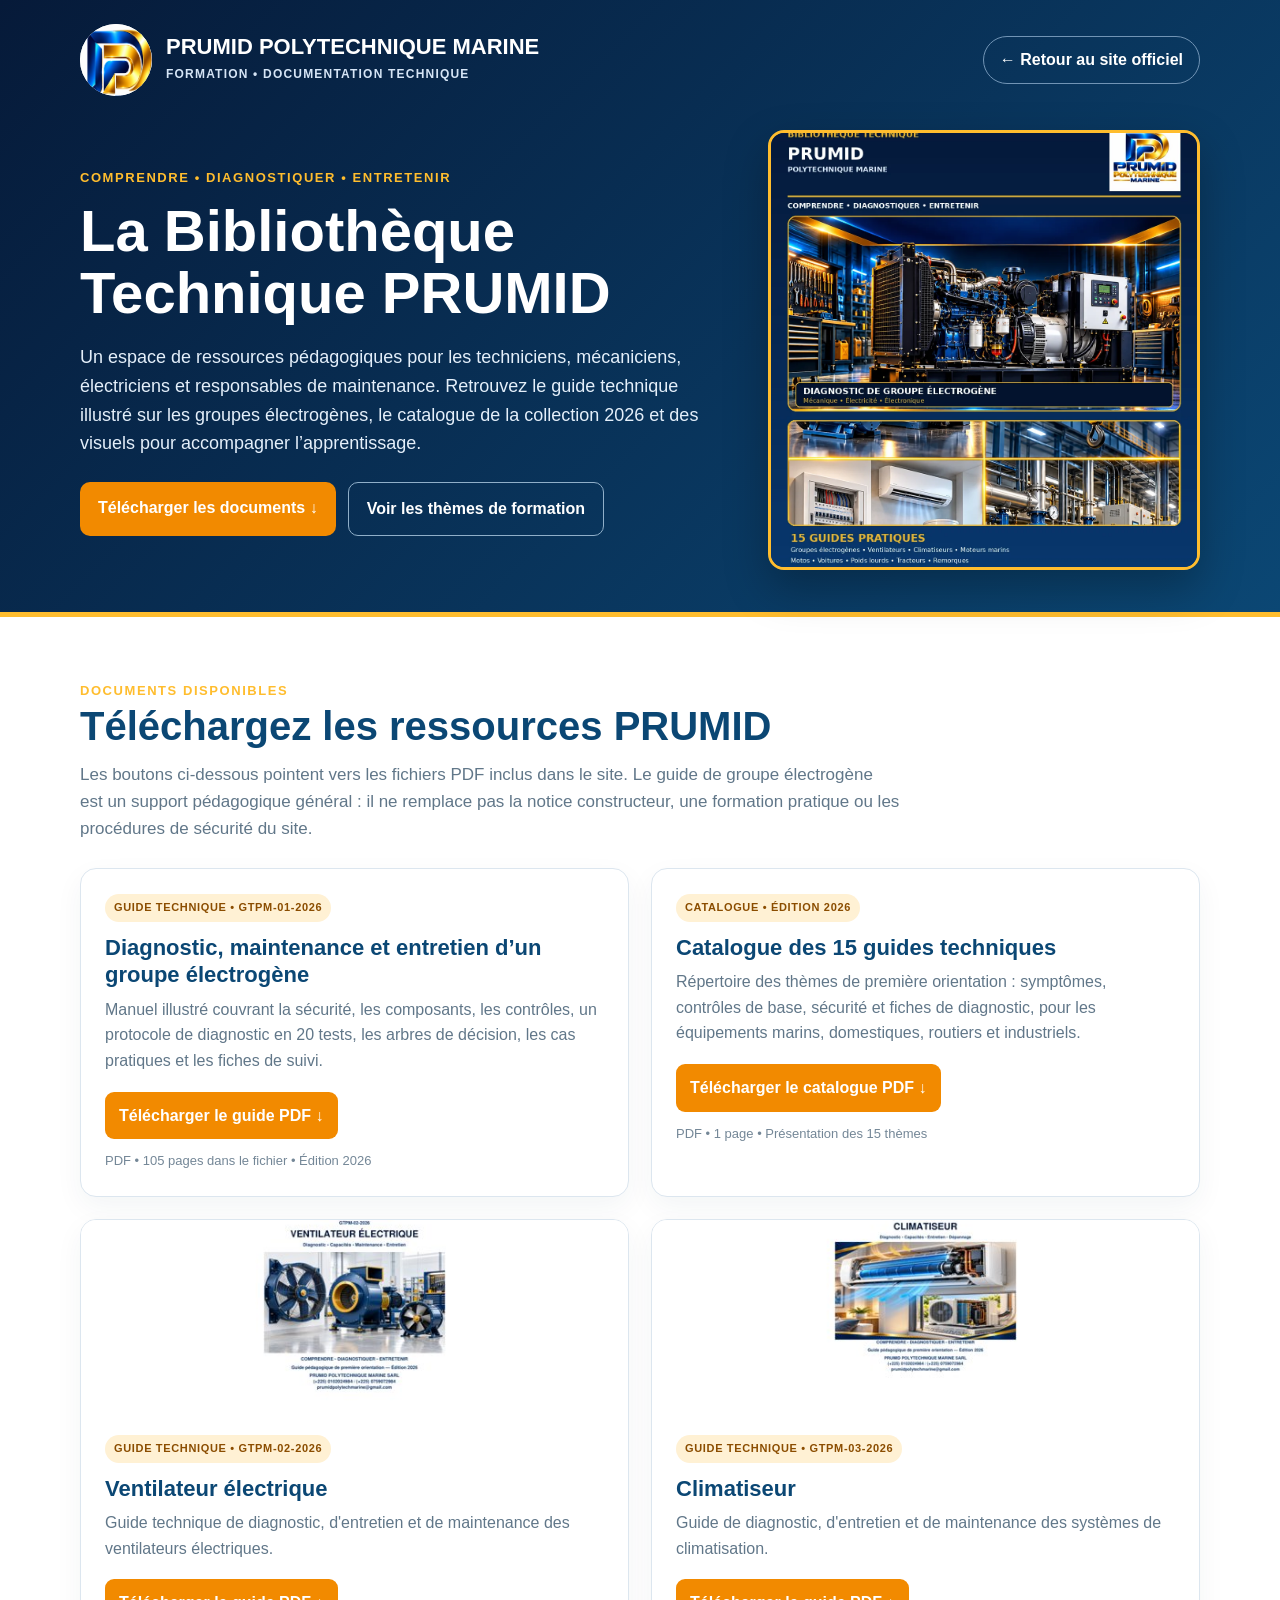
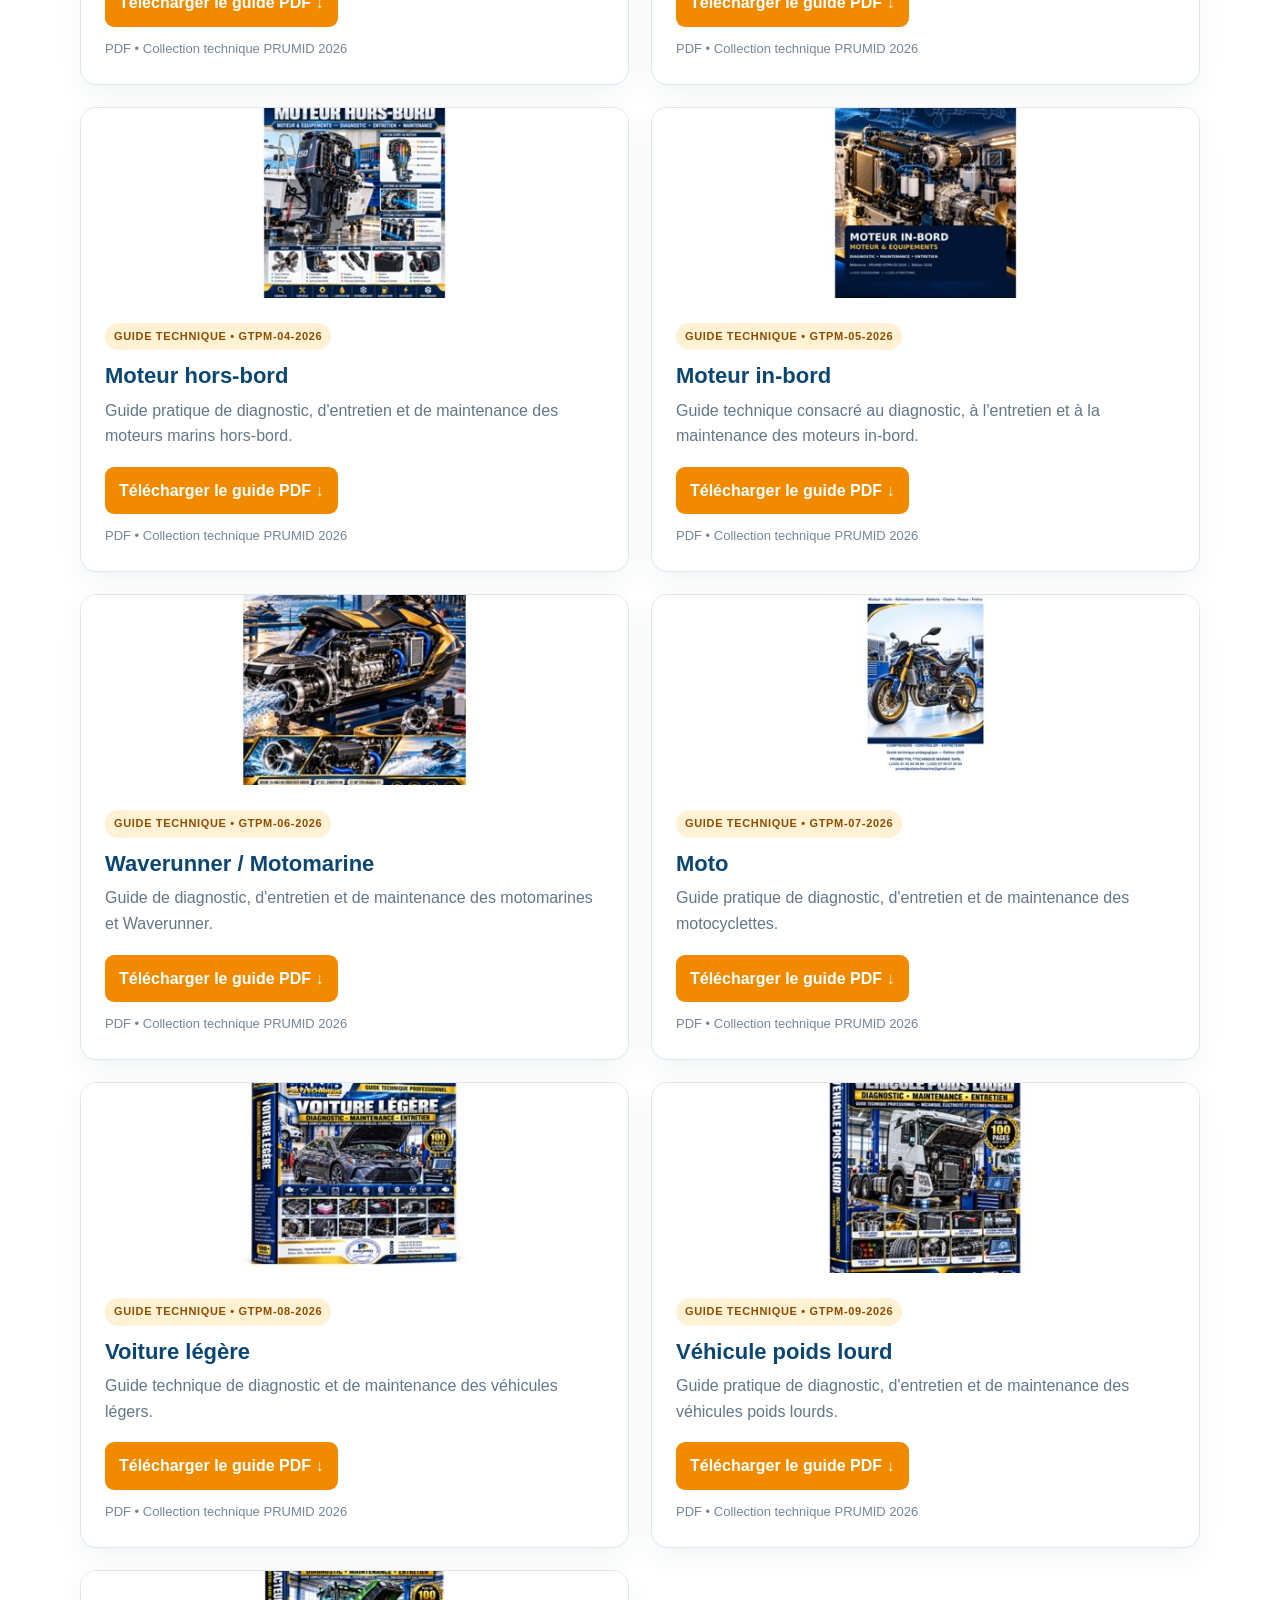
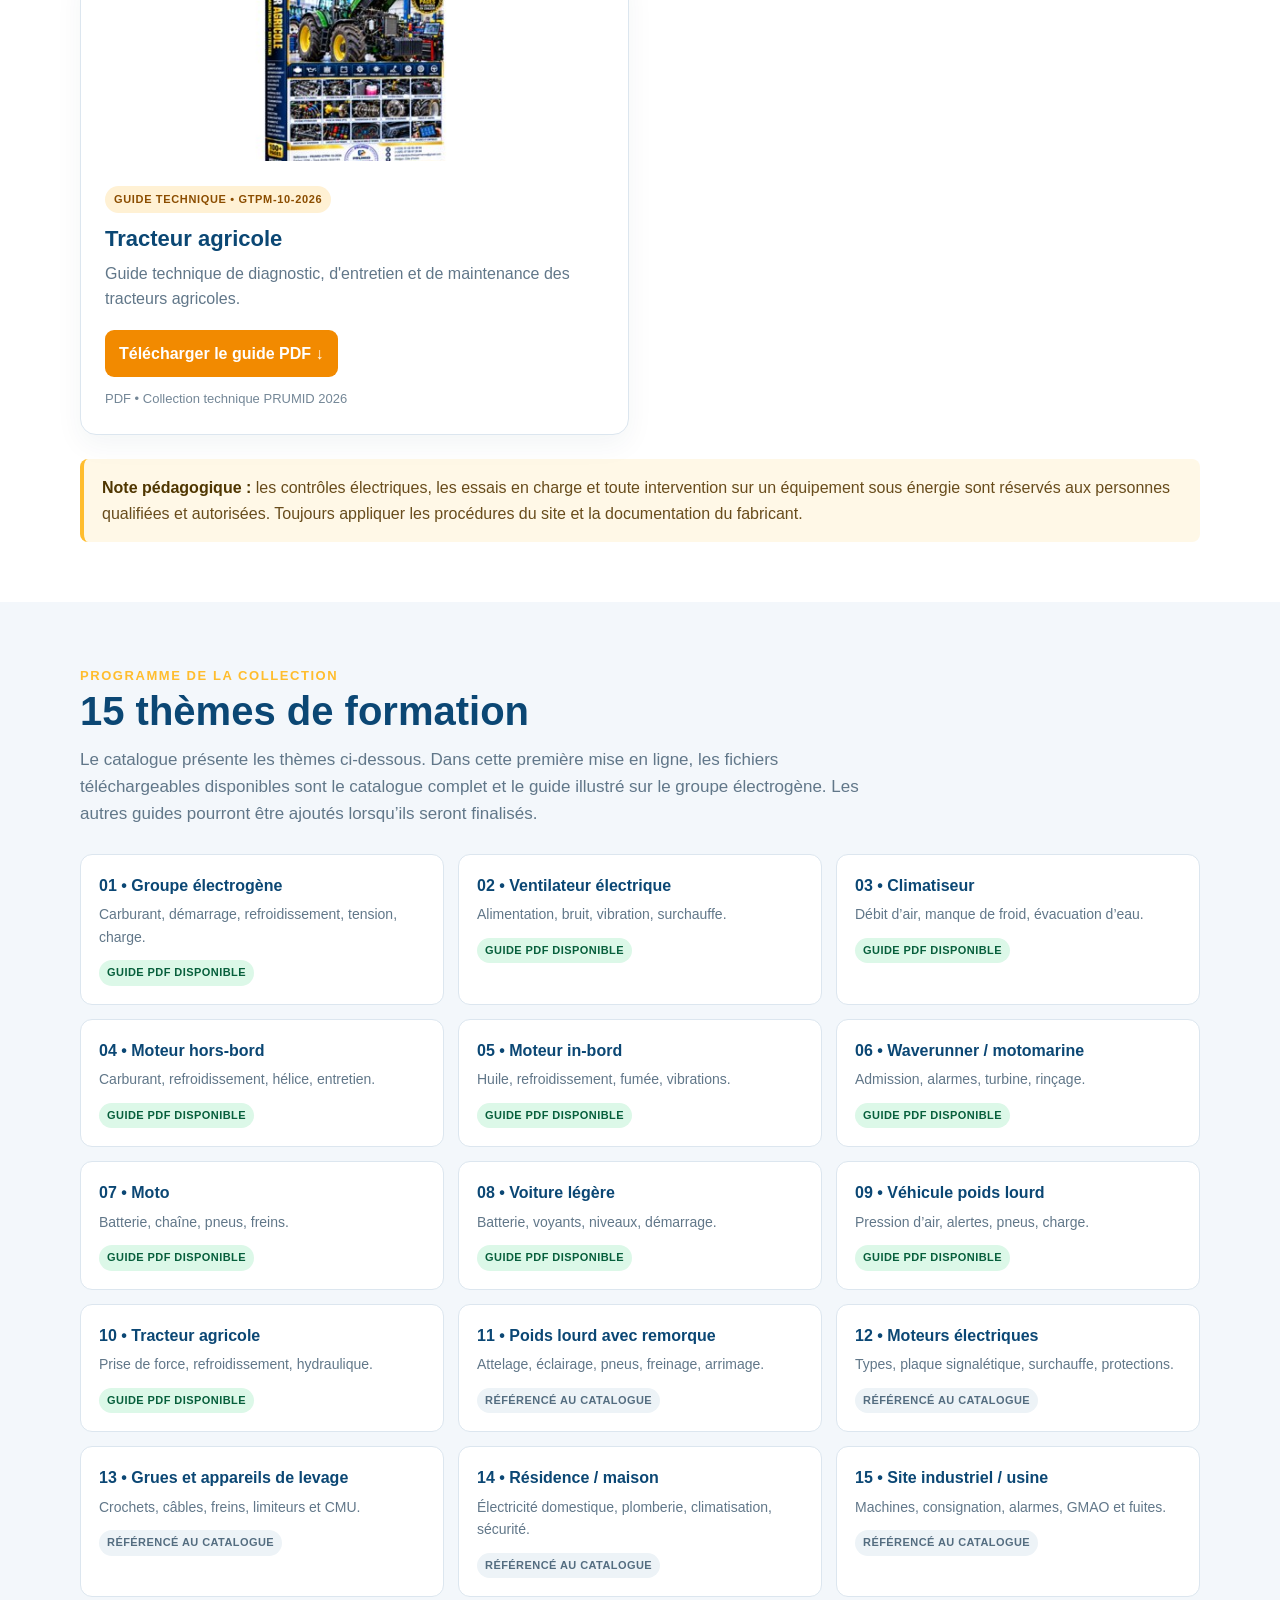
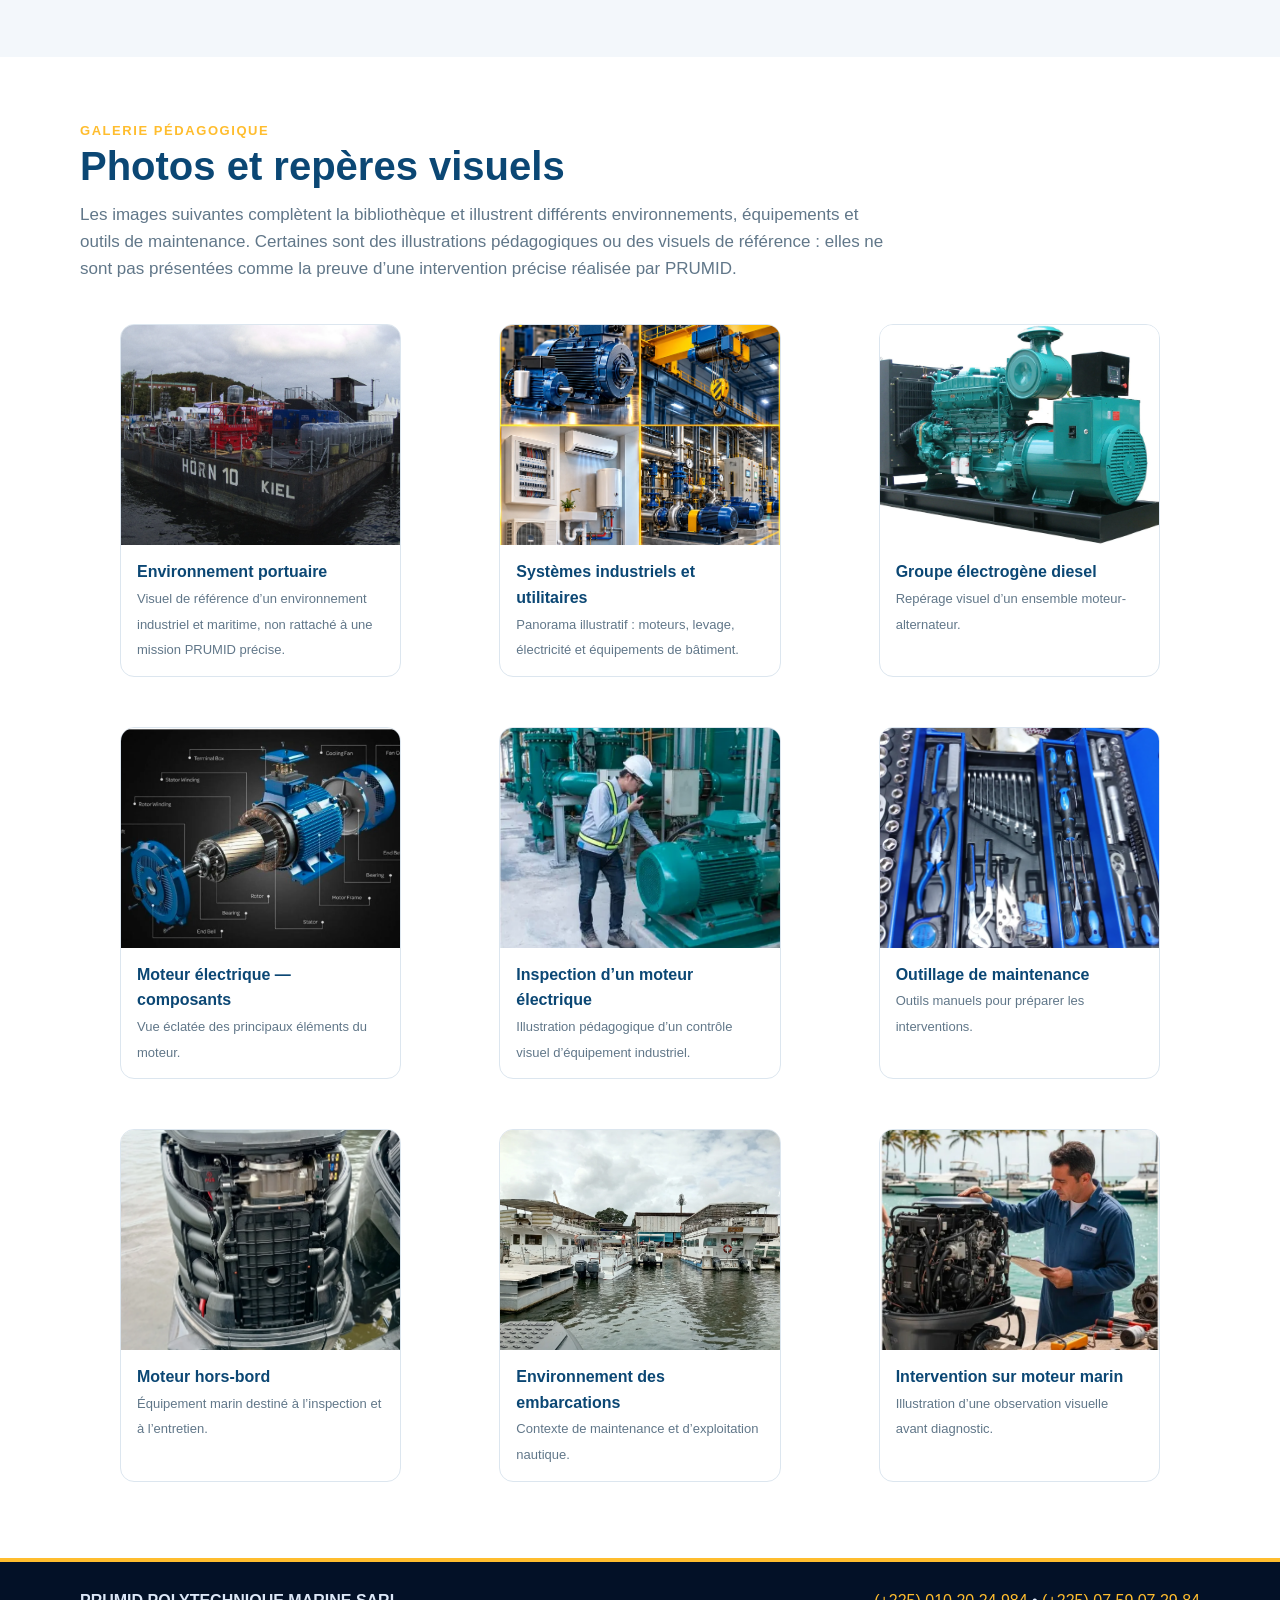
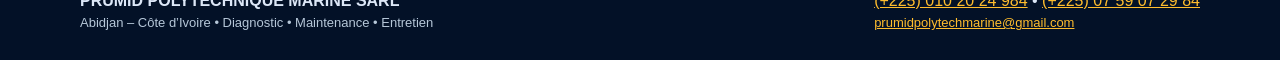
<file: bibliotheque-technique.html>
<!doctype html>
<html lang="fr">
<head>
  <meta charset="utf-8">
  <meta name="viewport" content="width=device-width, initial-scale=1">
  <meta name="description" content="Bibliothèque Technique PRUMID : guide illustré de groupe électrogène, catalogue de 15 thèmes de formation et ressources visuelles de maintenance marine et industrielle.">
  <meta name="theme-color" content="#082f52">
  <title>Formation — Bibliothèque Technique PRUMID</title>
  <style>
    :root{--navy:#061a39;--blue:#0b4774;--gold:#ffbd2e;--orange:#f28a00;--ink:#15324b;--muted:#617789;--pale:#f3f7fb;--line:#dce6ef}
    *{box-sizing:border-box}html{scroll-behavior:smooth}body{margin:0;font-family:Inter,Arial,sans-serif;line-height:1.6;color:var(--ink);background:#fff}a{color:inherit}.wrap{width:min(1120px,92%);margin:auto}
    header{background:linear-gradient(135deg,var(--navy),#0b4774);color:#fff;padding:24px 0 42px;border-bottom:5px solid var(--gold)}
    .topbar{display:flex;justify-content:space-between;align-items:center;gap:20px;flex-wrap:wrap;margin-bottom:34px}.brand{display:flex;align-items:center;gap:14px;text-decoration:none}.brand img{width:72px;height:72px;object-fit:contain;border-radius:50%;background:white}.brand strong{display:block;font-size:22px;line-height:1.2}.brand span{font-size:12px;color:#d6e5f6;letter-spacing:.1em;font-weight:800}.back{color:#fff;text-decoration:none;font-weight:800;border:1px solid #7194b5;border-radius:999px;padding:10px 16px}.eyebrow{color:var(--gold);text-transform:uppercase;letter-spacing:.12em;font-weight:900;font-size:13px}.hero-grid{display:grid;grid-template-columns:1.2fr .8fr;gap:40px;align-items:center}.hero h1{font-size:clamp(34px,5vw,58px);line-height:1.08;margin:10px 0 16px}.hero p{font-size:18px;color:#e4effa;max-width:680px}.hero-cover{width:100%;max-height:440px;object-fit:cover;object-position:center 20%;border:3px solid var(--gold);border-radius:16px;box-shadow:0 18px 44px #0004}.actions{display:flex;gap:12px;flex-wrap:wrap;margin-top:24px}.btn{display:inline-block;padding:13px 18px;border-radius:10px;text-decoration:none;font-weight:900;background:var(--orange);color:#fff}.btn.alt{background:transparent;border:1px solid #90afc9;color:#fff}.btn.light{background:#fff;color:var(--blue);border:1px solid var(--line)}
    section{padding:60px 0}.section-alt{background:var(--pale)}h2{font-size:clamp(27px,3.4vw,40px);line-height:1.15;color:var(--blue);margin:0 0 12px}.lead{font-size:17px;color:var(--muted);max-width:820px;margin:0 0 26px}.downloads{display:grid;grid-template-columns:repeat(2,minmax(0,1fr));gap:22px}.download-card{background:#fff;border:1px solid var(--line);border-radius:16px;overflow:hidden;box-shadow:0 10px 28px #15324b0d}.download-card .pad{padding:24px}.download-card .icon{font-size:32px}.pill{display:inline-block;background:#fff1d4;color:#8b4d00;font-weight:900;font-size:11px;letter-spacing:.06em;padding:5px 9px;border-radius:999px}.download-card h3{font-size:22px;line-height:1.25;color:var(--blue);margin:12px 0 8px}.download-card p{color:var(--muted);margin:0 0 18px}.file-meta{font-size:13px;color:#748797;margin-top:12px}.download-link{display:inline-block;background:var(--orange);color:white;padding:11px 14px;border-radius:9px;font-weight:900;text-decoration:none}.topics{display:grid;grid-template-columns:repeat(3,minmax(0,1fr));gap:14px}.topic{background:#fff;border:1px solid var(--line);border-radius:12px;padding:18px}.topic b{display:block;color:var(--blue);margin-bottom:5px}.topic p{font-size:14px;color:var(--muted);margin:0 0 10px}.status{display:inline-block;font-size:11px;text-transform:uppercase;letter-spacing:.04em;font-weight:900;color:#546d80;background:#edf3f7;border-radius:999px;padding:4px 8px}.status.ready{color:#075f3c;background:#dcf8e8}
    .photo-grid{display:grid;grid-template-columns:repeat(3,minmax(0,1fr));gap:18px}.photo-card{background:#fff;border:1px solid var(--line);border-radius:14px;overflow:hidden}.photo-card img{width:100%;height:220px;object-fit:cover;display:block;background:#e9eff5}.photo-card figcaption{padding:14px 16px}.photo-card strong{display:block;color:var(--blue)}.photo-card span{font-size:13px;color:var(--muted)}.note{margin-top:24px;background:#fff8e7;border-left:4px solid var(--gold);border-radius:8px;padding:16px 18px;color:#684c1c}.note strong{color:#4f3600}footer{background:#031127;color:#dce7f7;padding:26px 0;border-top:4px solid var(--gold)}.footer-inner{display:flex;justify-content:space-between;gap:20px;align-items:center;flex-wrap:wrap}.footer-inner a{color:var(--gold)}.small{font-size:13px;color:#b6c7d8}
    @media(max-width:800px){.hero-grid{grid-template-columns:1fr}.hero-cover{max-height:350px;object-position:center 18%}.topics,.photo-grid{grid-template-columns:repeat(2,minmax(0,1fr))}.downloads{grid-template-columns:1fr}}
    @media(max-width:560px){.topics,.photo-grid{grid-template-columns:1fr}.photo-card img{height:230px}.topbar{align-items:flex-start}.brand img{width:58px;height:58px}.brand strong{font-size:18px}.actions .btn{width:100%;text-align:center}section{padding:46px 0}}
  </style>
</head>
<body>
<header class="hero">
  <div class="wrap">
    <div class="topbar">
      <a class="brand" href="index.html" aria-label="Retour au site PRUMID">
        <img src="logo-prumid-embleme.jpg" alt="Emblème PRUMID bleu et or">
        <div><strong>PRUMID POLYTECHNIQUE MARINE</strong><span>FORMATION • DOCUMENTATION TECHNIQUE</span></div>
      </a>
      <a class="back" href="index.html">← Retour au site officiel</a>
    </div>
    <div class="hero-grid">
      <div>
        <span class="eyebrow">Comprendre • Diagnostiquer • Entretenir</span>
        <h1>La Bibliothèque Technique PRUMID</h1>
        <p>Un espace de ressources pédagogiques pour les techniciens, mécaniciens, électriciens et responsables de maintenance. Retrouvez le guide technique illustré sur les groupes électrogènes, le catalogue de la collection 2026 et des visuels pour accompagner l’apprentissage.</p>
        <div class="actions">
          <a class="btn" href="#telechargements">Télécharger les documents ↓</a>
          <a class="btn alt" href="#themes">Voir les thèmes de formation</a>
        </div>
      </div>
      <img class="hero-cover" src="assets/formation/couverture-collection-technique.webp" alt="Couverture de la collection technique PRUMID">
    </div>
  </div>
</header>

<main>
  <section id="telechargements">
    <div class="wrap">
      <span class="eyebrow">Documents disponibles</span>
      <h2>Téléchargez les ressources PRUMID</h2>
      <p class="lead">Les boutons ci-dessous pointent vers les fichiers PDF inclus dans le site. Le guide de groupe électrogène est un support pédagogique général : il ne remplace pas la notice constructeur, une formation pratique ou les procédures de sécurité du site.</p>
      <div class="downloads">
        <article class="download-card">
          <div class="pad">
            <span class="pill">GUIDE TECHNIQUE • GTPM-01-2026</span>
            <h3>Diagnostic, maintenance et entretien d’un groupe électrogène</h3>
            <p>Manuel illustré couvrant la sécurité, les composants, les contrôles, un protocole de diagnostic en 20 tests, les arbres de décision, les cas pratiques et les fiches de suivi.</p>
            <a class="download-link" href="documents/PRUMID_Guide_Technique_Groupe_Electrogene_2026.pdf" download>Télécharger le guide PDF ↓</a>
            <div class="file-meta">PDF • 105 pages dans le fichier • Édition 2026</div>
          </div>
        </article>
        <article class="download-card">
          <div class="pad">
            <span class="pill">CATALOGUE • ÉDITION 2026</span>
            <h3>Catalogue des 15 guides techniques</h3>
            <p>Répertoire des thèmes de première orientation : symptômes, contrôles de base, sécurité et fiches de diagnostic, pour les équipements marins, domestiques, routiers et industriels.</p>
            <a class="download-link" href="documents/PRUMID_Catalogue_Guides_Techniques.pdf" download>Télécharger le catalogue PDF ↓</a>
            <div class="file-meta">PDF • 1 page • Présentation des 15 thèmes</div>
          </div>
        </article>
      
<article class="download-card">
  <img src="assets/formation/GTPM-02-2026.jpg" alt="Guide GTPM-02 Ventilateur électrique" style="width:100%;height:190px;object-fit:cover;display:block">
  <div class="pad">
    <span class="pill">GUIDE TECHNIQUE • GTPM-02-2026</span>
    <h3>Ventilateur électrique</h3>
    <p>Guide technique de diagnostic, d'entretien et de maintenance des ventilateurs électriques.</p>
    <a class="download-link" href="documents/PRUMID_GTPM-02-2026_Ventilateur_Electrique_64_Pages(2).pdf" download>Télécharger le guide PDF ↓</a>
    <div class="file-meta">PDF • Collection technique PRUMID 2026</div>
  </div>
</article>

<article class="download-card">
  <img src="assets/formation/GTPM-03-2026.jpg" alt="Guide GTPM-03 Climatiseur" style="width:100%;height:190px;object-fit:cover;display:block">
  <div class="pad">
    <span class="pill">GUIDE TECHNIQUE • GTPM-03-2026</span>
    <h3>Climatiseur</h3>
    <p>Guide de diagnostic, d'entretien et de maintenance des systèmes de climatisation.</p>
    <a class="download-link" href="documents/PRUMID_GTPM-03-2026_Climatiseur_62_Chapitres(3).pdf" download>Télécharger le guide PDF ↓</a>
    <div class="file-meta">PDF • Collection technique PRUMID 2026</div>
  </div>
</article>

<article class="download-card">
  <img src="assets/formation/GTPM-04-2026.jpg" alt="Guide GTPM-04 Moteur hors-bord" style="width:100%;height:190px;object-fit:cover;display:block">
  <div class="pad">
    <span class="pill">GUIDE TECHNIQUE • GTPM-04-2026</span>
    <h3>Moteur hors-bord</h3>
    <p>Guide pratique de diagnostic, d'entretien et de maintenance des moteurs marins hors-bord.</p>
    <a class="download-link" href="documents/PRUMID_GTPM-04-2026_Moteur_Hors_Bord_110_Fiches(2).pdf" download>Télécharger le guide PDF ↓</a>
    <div class="file-meta">PDF • Collection technique PRUMID 2026</div>
  </div>
</article>

<article class="download-card">
  <img src="assets/formation/GTPM-05-2026.jpg" alt="Guide GTPM-05 Moteur in-bord" style="width:100%;height:190px;object-fit:cover;display:block">
  <div class="pad">
    <span class="pill">GUIDE TECHNIQUE • GTPM-05-2026</span>
    <h3>Moteur in-bord</h3>
    <p>Guide technique consacré au diagnostic, à l'entretien et à la maintenance des moteurs in-bord.</p>
    <a class="download-link" href="documents/PRUMID_GTPM-05-2026_Moteur_In_Bord_110_Fiches(2).pdf" download>Télécharger le guide PDF ↓</a>
    <div class="file-meta">PDF • Collection technique PRUMID 2026</div>
  </div>
</article>

<article class="download-card">
  <img src="assets/formation/GTPM-06-2026.jpg" alt="Guide GTPM-06 Waverunner et motomarine" style="width:100%;height:190px;object-fit:cover;display:block">
  <div class="pad">
    <span class="pill">GUIDE TECHNIQUE • GTPM-06-2026</span>
    <h3>Waverunner / Motomarine</h3>
    <p>Guide de diagnostic, d'entretien et de maintenance des motomarines et Waverunner.</p>
    <a class="download-link" href="documents/PRUMID_GTPM-06-2026_Waverunner_Motomarine_AVEC_LOGO_REFERENCES(2).pdf" download>Télécharger le guide PDF ↓</a>
    <div class="file-meta">PDF • Collection technique PRUMID 2026</div>
  </div>
</article>

<article class="download-card">
  <img src="assets/formation/GTPM-07-2026.jpg" alt="Guide GTPM-07 Moto" style="width:100%;height:190px;object-fit:cover;display:block">
  <div class="pad">
    <span class="pill">GUIDE TECHNIQUE • GTPM-07-2026</span>
    <h3>Moto</h3>
    <p>Guide pratique de diagnostic, d'entretien et de maintenance des motocyclettes.</p>
    <a class="download-link" href="documents/PRUMID_GTPM-07-2026_Moto(2).pdf" download>Télécharger le guide PDF ↓</a>
    <div class="file-meta">PDF • Collection technique PRUMID 2026</div>
  </div>
</article>

<article class="download-card">
  <img src="assets/formation/GTPM-08-2026.jpg" alt="Guide GTPM-08 Voiture légère" style="width:100%;height:190px;object-fit:cover;display:block">
  <div class="pad">
    <span class="pill">GUIDE TECHNIQUE • GTPM-08-2026</span>
    <h3>Voiture légère</h3>
    <p>Guide technique de diagnostic et de maintenance des véhicules légers.</p>
    <a class="download-link" href="documents/PRUMID_GTPM08_Voiture_Legere_FINAL(2).pdf" download>Télécharger le guide PDF ↓</a>
    <div class="file-meta">PDF • Collection technique PRUMID 2026</div>
  </div>
</article>

<article class="download-card">
  <img src="assets/formation/GTPM-09-2026.jpg" alt="Guide GTPM-09 Véhicule poids lourd" style="width:100%;height:190px;object-fit:cover;display:block">
  <div class="pad">
    <span class="pill">GUIDE TECHNIQUE • GTPM-09-2026</span>
    <h3>Véhicule poids lourd</h3>
    <p>Guide pratique de diagnostic, d'entretien et de maintenance des véhicules poids lourds.</p>
    <a class="download-link" href="documents/PRUMID_GTPM09_Vehicule_Poids_Lourd_2026(2).pdf" download>Télécharger le guide PDF ↓</a>
    <div class="file-meta">PDF • Collection technique PRUMID 2026</div>
  </div>
</article>

<article class="download-card">
  <img src="assets/formation/GTPM-10-2026.jpg" alt="Guide GTPM-10 Tracteur agricole" style="width:100%;height:190px;object-fit:cover;display:block">
  <div class="pad">
    <span class="pill">GUIDE TECHNIQUE • GTPM-10-2026</span>
    <h3>Tracteur agricole</h3>
    <p>Guide technique de diagnostic, d'entretien et de maintenance des tracteurs agricoles.</p>
    <a class="download-link" href="documents/PRUMID_GTPM-10-2026_Tracteur_Agricole_120_Pages(1).pdf" download>Télécharger le guide PDF ↓</a>
    <div class="file-meta">PDF • Collection technique PRUMID 2026</div>
  </div>
</article>

      </div>
      <div class="note"><strong>Note pédagogique :</strong> les contrôles électriques, les essais en charge et toute intervention sur un équipement sous énergie sont réservés aux personnes qualifiées et autorisées. Toujours appliquer les procédures du site et la documentation du fabricant.</div>
    </div>
  </section>

  <section id="themes" class="section-alt">
    <div class="wrap">
      <span class="eyebrow">Programme de la collection</span>
      <h2>15 thèmes de formation</h2>
      <p class="lead">Le catalogue présente les thèmes ci-dessous. Dans cette première mise en ligne, les fichiers téléchargeables disponibles sont le catalogue complet et le guide illustré sur le groupe électrogène. Les autres guides pourront être ajoutés lorsqu’ils seront finalisés.</p>
      <div class="topics">
        <article class="topic"><b>01 • Groupe électrogène</b><p>Carburant, démarrage, refroidissement, tension, charge.</p><span class="status ready">Guide PDF disponible</span></article>
        <article class="topic"><b>02 • Ventilateur électrique</b><p>Alimentation, bruit, vibration, surchauffe.</p><span class="status ready">Guide PDF disponible</span></article>
        <article class="topic"><b>03 • Climatiseur</b><p>Débit d’air, manque de froid, évacuation d’eau.</p><span class="status ready">Guide PDF disponible</span></article>
        <article class="topic"><b>04 • Moteur hors-bord</b><p>Carburant, refroidissement, hélice, entretien.</p><span class="status ready">Guide PDF disponible</span></article>
        <article class="topic"><b>05 • Moteur in-bord</b><p>Huile, refroidissement, fumée, vibrations.</p><span class="status ready">Guide PDF disponible</span></article>
        <article class="topic"><b>06 • Waverunner / motomarine</b><p>Admission, alarmes, turbine, rinçage.</p><span class="status ready">Guide PDF disponible</span></article>
        <article class="topic"><b>07 • Moto</b><p>Batterie, chaîne, pneus, freins.</p><span class="status ready">Guide PDF disponible</span></article>
        <article class="topic"><b>08 • Voiture légère</b><p>Batterie, voyants, niveaux, démarrage.</p><span class="status ready">Guide PDF disponible</span></article>
        <article class="topic"><b>09 • Véhicule poids lourd</b><p>Pression d’air, alertes, pneus, charge.</p><span class="status ready">Guide PDF disponible</span></article>
        <article class="topic"><b>10 • Tracteur agricole</b><p>Prise de force, refroidissement, hydraulique.</p><span class="status ready">Guide PDF disponible</span></article>
        <article class="topic"><b>11 • Poids lourd avec remorque</b><p>Attelage, éclairage, pneus, freinage, arrimage.</p><span class="status">Référencé au catalogue</span></article>
        <article class="topic"><b>12 • Moteurs électriques</b><p>Types, plaque signalétique, surchauffe, protections.</p><span class="status">Référencé au catalogue</span></span></article>
        <article class="topic"><b>13 • Grues et appareils de levage</b><p>Crochets, câbles, freins, limiteurs et CMU.</p><span class="status">Référencé au catalogue</span></article>
        <article class="topic"><b>14 • Résidence / maison</b><p>Électricité domestique, plomberie, climatisation, sécurité.</p><span class="status">Référencé au catalogue</span></article>
        <article class="topic"><b>15 • Site industriel / usine</b><p>Machines, consignation, alarmes, GMAO et fuites.</p><span class="status">Référencé au catalogue</span></article>
      </div>
    </div>
  </section>

  <section id="illustrations">
    <div class="wrap">
      <span class="eyebrow">Galerie pédagogique</span>
      <h2>Photos et repères visuels</h2>
      <p class="lead">Les images suivantes complètent la bibliothèque et illustrent différents environnements, équipements et outils de maintenance. Certaines sont des illustrations pédagogiques ou des visuels de référence : elles ne sont pas présentées comme la preuve d’une intervention précise réalisée par PRUMID.</p>
      <div class="photo-grid">
        <figure class="photo-card"><img src="assets/formation/environnement-portuaire.webp" alt="Barge et installation portuaire" loading="lazy"><figcaption><strong>Environnement portuaire</strong><span>Visuel de référence d’un environnement industriel et maritime, non rattaché à une mission PRUMID précise.</span></figcaption></figure>
        <figure class="photo-card"><img src="assets/formation/systemes-industriels-utilitaires.webp" alt="Collage de systèmes industriels et utilitaires" loading="lazy"><figcaption><strong>Systèmes industriels et utilitaires</strong><span>Panorama illustratif : moteurs, levage, électricité et équipements de bâtiment.</span></figcaption></figure>
        <figure class="photo-card"><img src="assets/formation/groupe-electrogene-diesel.webp" alt="Groupe électrogène diesel" loading="lazy"><figcaption><strong>Groupe électrogène diesel</strong><span>Repérage visuel d’un ensemble moteur-alternateur.</span></figcaption></figure>
        <figure class="photo-card"><img src="assets/formation/moteur-electrique-composants.webp" alt="Vue éclatée pédagogique d’un moteur électrique" loading="lazy"><figcaption><strong>Moteur électrique — composants</strong><span>Vue éclatée des principaux éléments du moteur.</span></figcaption></figure>
        <figure class="photo-card"><img src="assets/formation/inspection-moteur-electrique.webp" alt="Technicien inspectant un moteur électrique industriel" loading="lazy"><figcaption><strong>Inspection d’un moteur électrique</strong><span>Illustration pédagogique d’un contrôle visuel d’équipement industriel.</span></figcaption></figure>
        <figure class="photo-card"><img src="assets/formation/outillage-maintenance.webp" alt="Coffret d’outils de maintenance" loading="lazy"><figcaption><strong>Outillage de maintenance</strong><span>Outils manuels pour préparer les interventions.</span></figcaption></figure>
        <figure class="photo-card"><img src="assets/formation/moteur-hors-bord.webp" alt="Moteur marin hors-bord" loading="lazy"><figcaption><strong>Moteur hors-bord</strong><span>Équipement marin destiné à l’inspection et à l’entretien.</span></figcaption></figure>
        <figure class="photo-card"><img src="assets/formation/environnement-embarcations.webp" alt="Embarcations dans un environnement portuaire" loading="lazy"><figcaption><strong>Environnement des embarcations</strong><span>Contexte de maintenance et d’exploitation nautique.</span></figcaption></figure>
        <figure class="photo-card"><img src="assets/formation/intervention-moteur-marin.webp" alt="Technicien inspectant un moteur marin" loading="lazy"><figcaption><strong>Intervention sur moteur marin</strong><span>Illustration d’une observation visuelle avant diagnostic.</span></figcaption></figure>
      </div>
    </div>
  </section>
</main>
<footer><div class="wrap footer-inner"><div><strong>PRUMID POLYTECHNIQUE MARINE SARL</strong><div class="small">Abidjan – Côte d’Ivoire • Diagnostic • Maintenance • Entretien</div></div><div><a href="tel:+2250102024984">(+225) 010 20 24 984</a> • <a href="tel:+2250759072984">(+225) 07 59 07 29 84</a><div class="small"><a href="mailto:prumidpolytechmarine@gmail.com">prumidpolytechmarine@gmail.com</a></div></div></div></footer>
</body>
</html>
</file>
<file: styles.css>
*{box-sizing:border-box}html{scroll-behavior:smooth}body{margin:0;font-family:Inter,Arial,sans-serif;color:#15324b;background:#fff;line-height:1.6}a{color:inherit}.container{width:min(1160px,92%);margin:auto}.site-header{position:sticky;top:0;z-index:50;background:rgba(255,255,255,.96);backdrop-filter:blur(12px);border-bottom:1px solid #e5edf4}.nav-wrap{min-height:76px;display:flex;align-items:center;justify-content:space-between;gap:24px}.brand{display:flex;align-items:center;gap:10px;text-decoration:none}.brand img{width:54px;height:54px;object-fit:contain;border-radius:50%}.brand strong{font-family:Montserrat,sans-serif;color:#135a94;font-size:20px;display:block}.brand span{font-size:11px;font-weight:700;letter-spacing:.08em}.nav{display:flex;align-items:center;gap:22px}.nav a{text-decoration:none;font-weight:700;font-size:14px}.nav a:hover{color:#f28a00}.menu-btn{display:none;border:0;background:none;font-size:28px}.hero{position:relative;overflow:hidden;background:linear-gradient(135deg,#0b3f6e,#0f669f);color:white;padding:88px 0}.hero:before{content:"";position:absolute;inset:0;background:radial-gradient(circle at 80% 20%,rgba(255,255,255,.18),transparent 35%)}.hero-overlay{position:absolute;right:-160px;bottom:-260px;width:620px;height:620px;border:90px solid rgba(242,138,0,.2);border-radius:50%}.hero-grid{position:relative;display:grid;grid-template-columns:1.35fr .65fr;gap:52px;align-items:center}.eyebrow,.section-kicker{display:inline-block;text-transform:uppercase;letter-spacing:.12em;font-weight:800;font-size:12px;color:#f28a00;margin-bottom:10px}.section-kicker.light{color:#ffd08b}.hero h1,h2{font-family:Montserrat,sans-serif;line-height:1.12;margin:.2em 0 .5em}.hero h1{font-size:clamp(38px,5vw,66px)}.hero h1 span{color:#ffb343}.hero p{font-size:19px;max-width:720px;color:#eaf4fb}.hero-actions{display:flex;gap:14px;flex-wrap:wrap;margin:28px 0}.btn{display:inline-block;text-decoration:none;border:0;border-radius:10px;padding:14px 20px;font-weight:800;cursor:pointer}.btn.primary{background:#f28a00;color:#fff}.btn.secondary{background:transparent;color:#fff;border:1px solid rgba(255,255,255,.45)}.btn.white{background:white;color:#0d578d}.hero-badges{display:flex;gap:16px;flex-wrap:wrap;font-size:13px;font-weight:700}.hero-card{background:white;color:#173952;border-radius:20px;padding:24px;box-shadow:0 20px 60px rgba(0,0,0,.22)}.hero-card img{width:100%;display:block;border-radius:12px}.hero-card p{color:#173952;font-size:15px}.section{padding:82px 0}.section.alt{background:#f5f8fb}.split{display:grid;grid-template-columns:1fr 1fr;gap:64px}.section h2{font-size:clamp(30px,3.5vw,46px);color:#123b5f}.lead p{font-size:18px;color:#536b7e}.cards{display:grid;grid-template-columns:repeat(3,1fr);gap:20px;margin-top:32px}.card{background:#fff;border:1px solid #e2eaf0;border-radius:16px;padding:26px;box-shadow:0 10px 28px rgba(21,50,75,.06)}.card .icon{font-size:34px}.card h3{font-family:Montserrat,sans-serif;color:#135a94;margin:12px 0 8px}.card p{color:#617789;margin:0}.dark{background:#0b3f6e;color:white}.dark h2{color:white;max-width:850px}.sector-grid{display:grid;grid-template-columns:repeat(4,1fr);gap:14px;margin-top:30px}.sector-grid div{background:rgba(255,255,255,.09);border:1px solid rgba(255,255,255,.18);padding:22px;border-radius:12px;font-weight:800;text-align:center}.mission{display:grid;grid-template-columns:1fr 1fr;gap:60px;align-items:center}.mission p{font-size:18px;color:#597184}.mission-list{display:grid;gap:12px}.mission-list div{display:flex;align-items:center;gap:16px;background:#f5f8fb;border-radius:12px;padding:18px}.mission-list strong{font-size:24px;color:#f28a00}.mission-list span{font-weight:800}.cta{background:linear-gradient(90deg,#f28a00,#ffab32);color:white;padding:56px 0}.cta h2{color:white;margin-bottom:8px}.cta-inner{display:flex;align-items:center;justify-content:space-between;gap:40px}.contact-grid{display:grid;grid-template-columns:1fr .9fr;gap:56px}.tagline{font-size:20px;color:#f28a00;font-weight:800}.contact-list a{color:#135a94;font-weight:700}.contact-card{background:#fff;border-radius:18px;padding:28px;box-shadow:0 14px 45px rgba(21,50,75,.12)}.contact-card h3{font-family:Montserrat,sans-serif;font-size:24px}.contact-card label{display:block;font-weight:700;margin:12px 0}.contact-card input,.contact-card select,.contact-card textarea{width:100%;padding:12px;border:1px solid #cdd9e2;border-radius:8px;font:inherit;margin-top:5px}.contact-card small{display:block;margin-top:10px;color:#6c7d88}footer{background:#082f52;color:#dfeaf3;padding:28px 0}.footer-inner{display:flex;justify-content:space-between;align-items:center;gap:30px}.footer-brand{display:flex;align-items:center;gap:12px}.footer-brand img{width:48px;height:48px;object-fit:cover;border-radius:50%}.footer-brand span{font-size:13px}.whatsapp-float{position:fixed;right:20px;bottom:20px;z-index:40;background:#25D366;color:#fff;text-decoration:none;font-weight:800;padding:13px 17px;border-radius:999px;box-shadow:0 8px 30px rgba(0,0,0,.22)}@media(max-width:900px){.nav{display:none;position:absolute;top:76px;left:0;right:0;background:white;padding:18px 4%;flex-direction:column;align-items:flex-start;border-bottom:1px solid #e5edf4}.nav.open{display:flex}.menu-btn{display:block}.hero-grid,.split,.mission,.contact-grid{grid-template-columns:1fr}.hero-card{max-width:520px}.cards{grid-template-columns:1fr 1fr}.sector-grid{grid-template-columns:1fr 1fr}.cta-inner,.footer-inner{align-items:flex-start;flex-direction:column}}@media(max-width:600px){.brand span{display:none}.hero{padding:62px 0}.hero h1{font-size:38px}.cards,.sector-grid{grid-template-columns:1fr}.section{padding:62px 0}.hero-actions .btn{width:100%;text-align:center}.whatsapp-float{right:12px;bottom:12px}.footer-inner{font-size:14px}}
.why-grid{display:grid;grid-template-columns:repeat(4,1fr);gap:18px;margin-top:32px}
.why-item{border-top:4px solid #f28a00;background:#fff;padding:24px;border-radius:12px;box-shadow:0 10px 28px rgba(21,50,75,.07)}
.why-item strong{font-size:28px;color:#f28a00}.why-item h3{font-family:Montserrat,sans-serif;color:#135a94;margin:8px 0}.why-item p{margin:0;color:#62788a}
.project-grid{display:grid;grid-template-columns:repeat(4,1fr);gap:18px;margin-top:32px}
.project-card{background:#fff;border-radius:15px;padding:24px;border:1px solid #e2eaf0}
.project-card span{font-size:34px}.project-card h3{font-family:Montserrat,sans-serif;color:#123b5f;margin:10px 0}.project-card p{color:#617789;margin:0}
.photo-note{margin-top:24px;padding:16px 18px;background:#fff4e6;border-left:4px solid #f28a00;border-radius:8px;color:#6b4a1d}
@media(max-width:900px){.why-grid,.project-grid{grid-template-columns:1fr 1fr}}
@media(max-width:600px){.why-grid,.project-grid{grid-template-columns:1fr}}


/* Version 3 */
section[id]{scroll-margin-top:100px}
.mini-points{display:flex;flex-wrap:wrap;gap:10px;margin-top:18px}
.mini-points span{background:#eaf3fb;color:#11486f;border:1px solid #d3e3f0;padding:10px 14px;border-radius:999px;font-size:14px;font-weight:600}
.gallery-intro{max-width:900px;color:#5f7688;margin-bottom:26px}
.gallery-grid{display:grid;grid-template-columns:repeat(3,1fr);gap:20px}
.gallery-card{margin:0;background:#fff;border-radius:14px;overflow:hidden;box-shadow:0 10px 30px rgba(21,50,75,.08);border:1px solid #e6eef5}
.gallery-card img{width:100%;height:260px;object-fit:cover;display:block;background:#f4f7fa}
.gallery-card figcaption{padding:16px 18px}
.gallery-card figcaption strong{display:block;color:#123b5f;margin-bottom:6px;font-family:Montserrat,sans-serif}
.gallery-card figcaption span{display:block;color:#62788a;font-size:15px;line-height:1.5}
@media(max-width:1000px){.gallery-grid{grid-template-columns:repeat(2,1fr)}}
@media(max-width:640px){.gallery-grid{grid-template-columns:1fr}.gallery-card img{height:220px}}

/* Version 4 - galerie terrain, méthode et crédibilité */
.method-intro{max-width:850px;color:#5f7688}
.method-grid{display:grid;grid-template-columns:repeat(5,1fr);gap:14px;margin-top:28px}
.method-grid article{background:#fff;border:1px solid #e3ebf2;border-radius:14px;padding:22px;box-shadow:0 8px 24px rgba(21,50,75,.05)}
.method-grid article span{display:inline-flex;width:42px;height:42px;align-items:center;justify-content:center;background:#f28a00;color:#fff;font-weight:800;border-radius:50%}
.method-grid h3{font-family:Montserrat,sans-serif;color:#123b5f;margin:14px 0 8px}
.method-grid p{margin:0;color:#617789;font-size:15px}
.gallery-authentic{grid-template-columns:repeat(4,1fr)}
.gallery-authentic .gallery-card img{height:235px}
.gallery-authentic .featured-photo{grid-column:span 2}
.gallery-authentic .featured-photo img{height:235px}
.gallery-note{margin-top:22px;background:#eef6fb;border-left:4px solid #135a94;padding:15px 18px;border-radius:8px;color:#49677e}
.legal-strip{display:flex;flex-wrap:wrap;gap:8px;margin:14px 0 20px}
.legal-strip span{font-size:13px;background:#eaf3fb;color:#174b70;padding:7px 10px;border-radius:999px;font-weight:700}
@media(max-width:1100px){.method-grid{grid-template-columns:repeat(3,1fr)}.gallery-authentic{grid-template-columns:repeat(2,1fr)}}
@media(max-width:700px){.method-grid{grid-template-columns:1fr}.gallery-authentic{grid-template-columns:1fr}.gallery-authentic .featured-photo{grid-column:span 1}.gallery-authentic .gallery-card img,.gallery-authentic .featured-photo img{height:220px}}

/* Version 5 - commercial */
.nav{gap:16px}.nav a{font-size:13px}
.gallery-authentic{align-items:start}
.gallery-card{height:100%;display:flex;flex-direction:column}
.gallery-card figcaption{flex:1}
.commercial-section{background:#f7fafc}
.commercial-grid{display:grid;grid-template-columns:1.15fr .85fr;gap:36px;align-items:center}
.zone-tags{display:flex;flex-wrap:wrap;gap:10px;margin-top:22px}
.zone-tags span{background:#fff;border:1px solid #dce7ef;border-radius:999px;padding:10px 14px;font-weight:700;color:#174b70}
.commercial-card{background:#0b3f6e;color:#fff;border-radius:18px;padding:30px;box-shadow:0 16px 38px rgba(11,63,110,.18)}
.commercial-card h3{font-family:Montserrat,sans-serif;font-size:26px;margin-top:0}
.commercial-card p{color:#e7f0f7}.commercial-card ul{padding-left:20px;margin:18px 0 24px}
.commercial-card li{margin:8px 0}.full-btn{width:100%;text-align:center}
@media(max-width:980px){.commercial-grid{grid-template-columns:1fr}.nav{gap:12px}}
@media(max-width:900px){.nav a{font-size:14px}}

/* Version 6 - SEO, FAQ & mobile */
.faq-section{background:#fff}
.faq-grid{display:grid;grid-template-columns:1fr 1fr;gap:14px;margin-top:28px}
.faq-grid details{background:#f7fafc;border:1px solid #dfe8ef;border-radius:12px;padding:18px}
.faq-grid summary{font-weight:800;color:#123b5f;cursor:pointer}
.faq-grid p{margin:12px 0 0;color:#617789}
.footer-right{text-align:right}.footer-seo{font-size:12px;color:#a9bdcc;margin-top:5px}
@media(max-width:900px){
  .faq-grid{grid-template-columns:1fr}
  .footer-right{text-align:left}
}
@media(max-width:700px){
  .hero{padding-top:52px}
  .hero h1{font-size:34px}
  .section h2{font-size:30px}
  .brand strong{font-size:18px}
  .brand img{width:46px;height:46px}
  .contact-card{padding:20px}
}

/* Version 7 - Formspree */
.form-status{margin-top:14px;padding:12px 14px;border-radius:10px;font-size:14px;display:none}
.form-status.sending,.form-status.success,.form-status.error{display:block}
.form-status.sending{background:#eef6fb;color:#174b70;border:1px solid #d3e3f0}
.form-status.success{background:#ecf8f0;color:#176a3a;border:1px solid #bfe6ca}
.form-status.error{background:#fff1f1;color:#9a2c2c;border:1px solid #f0c7c7}

/* VERSION 8 — Technologie, photos terrain et formulaire professionnel */
.technology-section{background:linear-gradient(135deg,#f7fbff 0%,#eef5fb 100%)}
.technology-grid{display:grid;grid-template-columns:1.15fr .85fr;gap:42px;align-items:center}
.tech-tags{display:flex;flex-wrap:wrap;gap:10px;margin:24px 0}
.tech-tags span{background:#fff;border:1px solid #d9e5ef;border-radius:999px;padding:10px 14px;font-weight:700;color:#194f78}
.team-note{margin-top:24px;padding:20px;border-left:5px solid #f39200;background:#fff;border-radius:12px;box-shadow:0 12px 30px rgba(8,49,82,.08)}
.team-note strong{display:block;color:#123f65;margin-bottom:6px}
.team-note span{color:#607788}
.technology-visual{margin:0;background:#fff;border-radius:18px;padding:14px;box-shadow:0 18px 40px rgba(8,49,82,.12)}
.technology-visual img{width:100%;height:360px;object-fit:contain;border-radius:12px;background:#fff}
.technology-visual figcaption{font-size:14px;color:#607788;padding:10px 4px 2px}
.about-photo{margin:24px 0 8px;background:#fff;border-radius:16px;overflow:hidden;box-shadow:0 14px 34px rgba(8,49,82,.10)}
.about-photo img{width:100%;height:360px;object-fit:cover;object-position:center 25%;display:block}
.about-photo figcaption{padding:12px 16px;color:#607788;font-size:14px}
.evidence-grid{display:grid;grid-template-columns:repeat(4,1fr);gap:18px;margin-top:30px}
.evidence-grid figure{margin:0;background:#fff;border-radius:16px;overflow:hidden;box-shadow:0 10px 28px rgba(8,49,82,.08)}
.evidence-grid img{width:100%;height:220px;object-fit:cover;display:block}
.evidence-grid figcaption{padding:14px}
.evidence-grid strong,.evidence-grid span{display:block}
.evidence-grid strong{color:#164f78;margin-bottom:5px}
.evidence-grid span{color:#687d8e;font-size:14px}
.contact-card input,.contact-card select,.contact-card textarea{width:100%;box-sizing:border-box}
.contact-card label{display:block;margin-bottom:14px}
@media(max-width:900px){
  .technology-grid{grid-template-columns:1fr}
  .evidence-grid{grid-template-columns:repeat(2,1fr)}
  .technology-visual img{height:300px}
}
@media(max-width:600px){
  .evidence-grid{grid-template-columns:1fr}
  .about-photo img{height:280px}
}

/* Version 9 — photos supplémentaires et vidéos de terrain */
.video-section{background:#fff}
.video-grid{display:grid;grid-template-columns:repeat(3,minmax(0,1fr));gap:22px;margin-top:30px}
.video-card{background:#fff;border:1px solid #e2eaf0;border-radius:16px;overflow:hidden;box-shadow:0 10px 28px rgba(21,50,75,.08)}
.video-card video{display:block;width:100%;aspect-ratio:16/9;object-fit:contain;background:#0b2436}
.video-caption{padding:18px 20px}
.video-caption h3{font-family:Montserrat,sans-serif;color:#135a94;margin:0 0 8px}
.video-caption p{color:#617789;margin:0}
.video-note{margin-top:20px;color:#62788a;font-size:14px}
@media(max-width:900px){.video-grid{grid-template-columns:1fr 1fr}}
@media(max-width:600px){.video-grid{grid-template-columns:1fr}}


/* Version 10 — illustration des types de bateaux et vidéo groupe électrogène */
.boat-types-reference{display:grid;grid-template-columns:1fr 1fr;gap:28px;align-items:center;margin-top:30px;padding:26px;background:#fff;border:1px solid #e2eaf0;border-radius:16px;box-shadow:0 10px 28px rgba(21,50,75,.06)}
.boat-types-copy h3{font-family:Montserrat,sans-serif;color:#135a94;font-size:clamp(24px,2.6vw,34px);line-height:1.2;margin:4px 0 14px}
.boat-types-copy p{color:#617789}
.boat-types-caution{padding:14px 16px;background:#fff4e6;border-left:4px solid #f28a00;border-radius:8px;color:#6b4a1d!important;font-size:14px}
.boat-types-figure{margin:0;text-align:center}
.boat-types-figure img{display:block;width:auto;max-width:100%;height:auto;max-height:620px;margin:0 auto;object-fit:contain;border-radius:8px;background:#fff}
.boat-types-figure figcaption{font-size:12px;color:#6b7e8d;margin-top:8px}
.video-card-portrait video{height:360px;aspect-ratio:4/5;object-fit:contain;background:#0b2436}
@media(max-width:700px){.boat-types-reference{grid-template-columns:1fr;padding:18px}.boat-types-figure img{max-height:560px}.video-card-portrait video{height:420px}}


/* Version 11 — galerie commerciale par domaines d'expertise */
.expertise-section{background:#f7fafc}
.expertise-group{margin-top:34px}
.expertise-group h3{font-family:Montserrat,sans-serif;color:#123b5f;font-size:clamp(21px,2vw,28px);margin:0 0 18px;padding-left:14px;border-left:4px solid #f28a00}
.expertise-grid{display:grid;grid-template-columns:repeat(4,minmax(0,1fr));gap:18px}
.expertise-card{margin:0;display:flex;flex-direction:column;min-width:0;background:#fff;border:1px solid #e2eaf0;border-radius:15px;overflow:hidden;box-shadow:0 9px 26px rgba(21,50,75,.07);transition:transform .2s ease,box-shadow .2s ease}
.expertise-card:hover{transform:translateY(-3px);box-shadow:0 14px 32px rgba(21,50,75,.12)}
.expertise-card img{display:block;width:100%;height:205px;object-fit:cover;background:#f2f6f9}
.expertise-card figcaption{display:flex;flex:1;flex-direction:column;gap:7px;padding:16px}
.expertise-card figcaption strong{font-family:Montserrat,sans-serif;color:#123b5f;line-height:1.35}
.expertise-card figcaption span{color:#62788a;font-size:14px;line-height:1.55}
.expertise-card figcaption small{color:#8a6a39;font-size:11px;line-height:1.4;margin-top:3px}
.expertise-contact{display:flex;align-items:center;justify-content:space-between;gap:20px;margin-top:32px;padding:24px;background:#0b3f6e;border-radius:15px;color:#fff}
.expertise-contact p{font-weight:700;margin:0}
@media(max-width:1100px){.expertise-grid{grid-template-columns:repeat(3,minmax(0,1fr))}}
@media(max-width:800px){.expertise-grid{grid-template-columns:repeat(2,minmax(0,1fr))}.expertise-card img{height:190px}}
@media(max-width:600px){.expertise-grid{grid-template-columns:1fr}.expertise-card img{height:230px}.expertise-contact{align-items:stretch;flex-direction:column}.expertise-contact .btn{width:100%;text-align:center}}


/* Version 11 — galerie commerciale par domaines d'expertise */
.expertise-section{background:#f7fafc}
.expertise-group{margin-top:34px}
.expertise-group h3{font-family:Montserrat,sans-serif;color:#123b5f;font-size:clamp(21px,2vw,28px);margin:0 0 18px;padding-left:14px;border-left:4px solid #f28a00}
.expertise-grid{display:grid;grid-template-columns:repeat(4,minmax(0,1fr));gap:18px}
.expertise-card{margin:0;display:flex;flex-direction:column;min-width:0;background:#fff;border:1px solid #e2eaf0;border-radius:15px;overflow:hidden;box-shadow:0 9px 26px rgba(21,50,75,.07);transition:transform .2s ease,box-shadow .2s ease}
.expertise-card:hover{transform:translateY(-3px);box-shadow:0 14px 32px rgba(21,50,75,.12)}
.expertise-card img{display:block;width:100%;height:205px;object-fit:cover;background:#f2f6f9}
.expertise-card figcaption{display:flex;flex:1;flex-direction:column;gap:7px;padding:16px}
.expertise-card figcaption strong{font-family:Montserrat,sans-serif;color:#123b5f;line-height:1.35}
.expertise-card figcaption span{color:#62788a;font-size:14px;line-height:1.55}
.expertise-card figcaption small{color:#8a6a39;font-size:11px;line-height:1.4;margin-top:3px}
.expertise-contact{display:flex;align-items:center;justify-content:space-between;gap:20px;margin-top:32px;padding:24px;background:#0b3f6e;border-radius:15px;color:#fff}
.expertise-contact p{font-weight:700;margin:0}
@media(max-width:1100px){.expertise-grid{grid-template-columns:repeat(3,minmax(0,1fr))}}
@media(max-width:800px){.expertise-grid{grid-template-columns:repeat(2,minmax(0,1fr))}.expertise-card img{height:190px}}
@media(max-width:600px){.expertise-grid{grid-template-columns:1fr}.expertise-card img{height:230px}.expertise-contact{align-items:stretch;flex-direction:column}.expertise-contact .btn{width:100%;text-align:center}}


/* Version 12 — séquences de terrain sur groupe électrogène */
.video-subheading{margin-top:38px;padding-top:26px;border-top:1px solid #e2eaf0}
.video-subheading h3{font-family:Montserrat,sans-serif;color:#123b5f;font-size:clamp(21px,2vw,28px);margin:0 0 10px}
.video-subheading p{color:#617789;max-width:850px;margin:0}


/* Formation — Bibliothèque Technique PRUMID */
.nav{gap:12px}.nav a{font-size:13px}
.formation-section{background:linear-gradient(135deg,#f2f7fb 0%,#fff 58%,#fff7e8 100%)}
.formation-home-grid{display:grid;grid-template-columns:1.2fr .8fr;gap:44px;align-items:center}
.formation-home-copy h2{margin-top:0}
.formation-lead{font-size:18px;color:#536b7e;max-width:720px}
.formation-points{padding-left:22px;color:#536b7e}
.formation-points li{margin:9px 0}
.formation-actions{display:flex;gap:12px;flex-wrap:wrap;margin-top:24px}
.formation-secondary{color:#0b4774;border:1px solid #b7cddd;background:#fff}
.formation-cover{display:block;text-decoration:none;background:#071d3f;border:3px solid #f5b624;border-radius:18px;padding:12px;box-shadow:0 18px 44px rgba(8,47,82,.18);overflow:hidden}
.formation-cover img{width:100%;height:350px;object-fit:cover;object-position:center 25%;display:block;border-radius:10px}
.formation-cover span{display:block;text-align:center;color:#ffce45;font-weight:800;padding:12px 6px 4px;letter-spacing:.03em}
@media(max-width:900px){.formation-home-grid{grid-template-columns:1fr}.formation-cover{max-width:560px}.formation-cover img{height:320px}}
@media(max-width:600px){.formation-actions .btn{width:100%;text-align:center}.formation-cover img{height:280px}}


/* Version 14 — navigation plus lisible et galerie complémentaire */
.nav{gap:10px;flex-wrap:nowrap;justify-content:flex-end}
.nav a{font-size:12px;white-space:nowrap}
.gallery-supplement{margin-top:44px;padding-top:34px;border-top:1px solid #dce7ef}
.gallery-supplement-heading{max-width:900px;margin-bottom:24px}
.gallery-supplement-heading h3{font-family:Montserrat,sans-serif;color:#123b5f;font-size:clamp(22px,2.5vw,30px);line-height:1.2;margin:4px 0 10px}
.gallery-supplement-heading p{color:#5f7688;margin:0}
.gallery-reference-grid{grid-template-columns:repeat(4,minmax(0,1fr));gap:18px}
.gallery-reference-grid .gallery-card{display:flex;flex-direction:column;height:100%;transition:transform .18s ease,box-shadow .18s ease}
.gallery-reference-grid .gallery-card:hover{transform:translateY(-3px);box-shadow:0 14px 32px rgba(21,50,75,.13)}
.gallery-reference-grid .gallery-card img{height:205px;object-fit:cover}
.gallery-reference-grid .gallery-card figcaption{display:flex;flex-direction:column;align-items:flex-start;gap:8px;flex:1;padding:16px}
.gallery-reference-grid .gallery-card figcaption strong{margin:0}
.gallery-reference-grid .gallery-card figcaption span{font-size:14px}
.visual-label{display:inline-block;background:#edf4f9;color:#14517a;border:1px solid #d9e7f1;border-radius:999px;padding:4px 8px;font-size:10px!important;font-weight:800;letter-spacing:.045em;text-transform:uppercase;line-height:1.35!important}
@media(max-width:1100px){.nav{display:none;position:absolute;top:76px;left:0;right:0;background:#fff;padding:18px 4%;flex-direction:column;align-items:flex-start;gap:14px;border-bottom:1px solid #e5edf4;box-shadow:0 16px 28px rgba(8,47,82,.12);max-height:calc(100vh - 76px);overflow-y:auto}.nav.open{display:flex}.menu-btn{display:block}.gallery-reference-grid{grid-template-columns:repeat(2,minmax(0,1fr))}}
@media(min-width:1101px){.nav{display:flex}.menu-btn{display:none}}
@media(max-width:640px){.gallery-reference-grid{grid-template-columns:1fr}.gallery-reference-grid .gallery-card img{height:230px}.gallery-supplement{margin-top:32px;padding-top:26px}}
</file>
